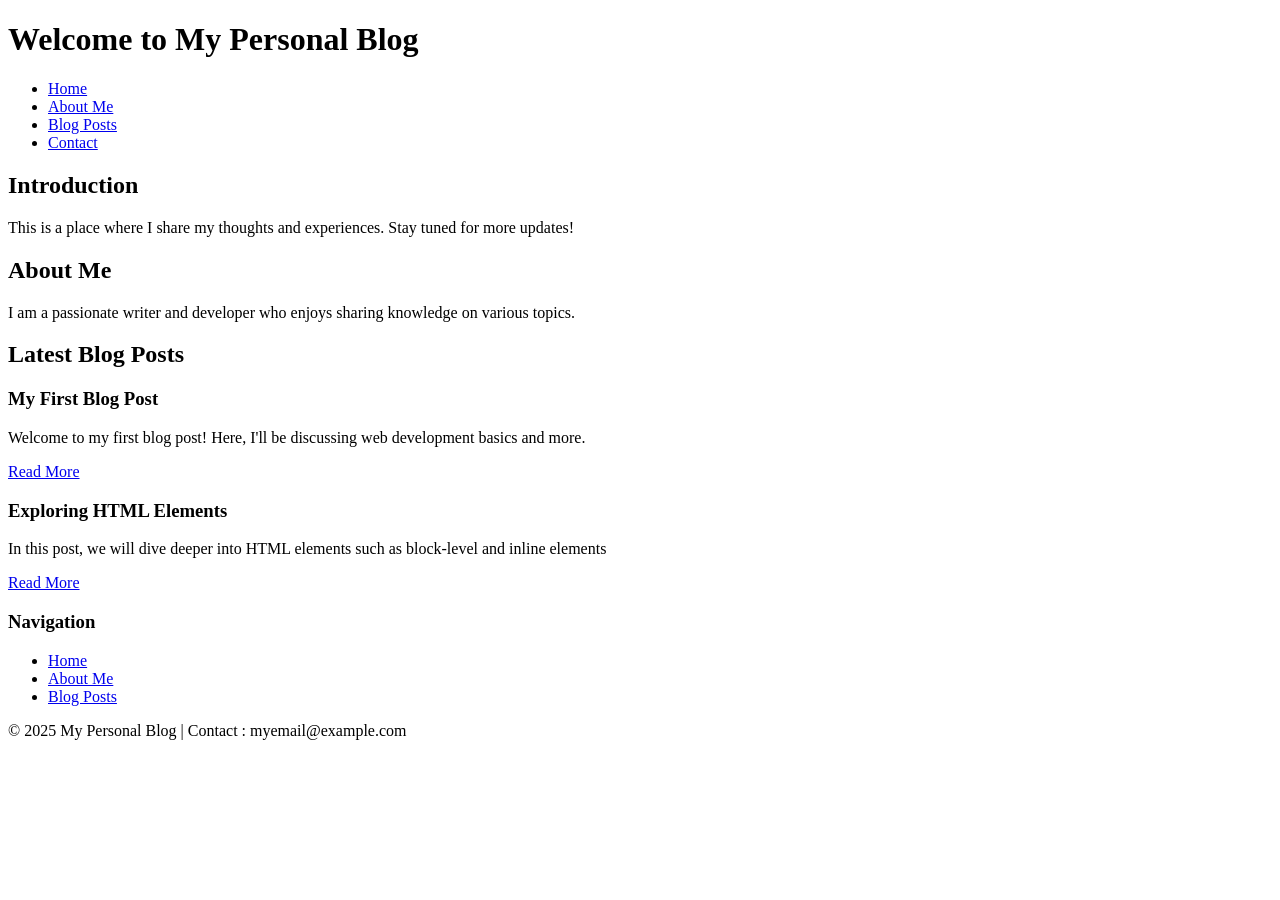
<file: Day 1/index.html>
<!DOCTYPE html>
<html lang="en">
<head>
	<meta charset="UTF-8">
	<meta name="viewport" content="width=device-width, initial-scale=1.0">
	<title>Document</title>
</head>
<body>
    <h1>Welcome to My Personal Blog</h1>
<ul>
            <li><a href="#">Home</a></li>
            <li><a href="#">About Me</a></li>
            <li><a href="#">Blog Posts</a></li>
            <li><a href="#">Contact</a></li>
</ul>
    <h2>Introduction</h2>
    <p>This is a place where I share my thoughts and experiences. Stay tuned for more updates!</p>
    
    <h2>About Me</h2>
    <p>I am a passionate writer and developer who enjoys sharing knowledge on various topics.</p>

    <h2>Latest Blog Posts</h2>
    <h3>My First Blog Post</h3>
    <p>Welcome to my first blog post! Here, I'll be discussing web development basics and more.</p>

    <a href="#">Read More</a>

    <h3>Exploring HTML Elements</h3>
    <p>In this post, we will dive deeper into HTML elements such as block-level and inline elements</p>
    <a href="#">Read More</a>

    <h3>Navigation</h3>
    <ul>
            <li><a href="#">Home</a></li>
            <li><a href="#">About Me</a></li>
            <li><a href="#">Blog Posts</a></li>
    </ul>
    <footer>&copy; 2025 My Personal Blog | Contact : myemail@example.com</footer>

</body>
</html>
</file>
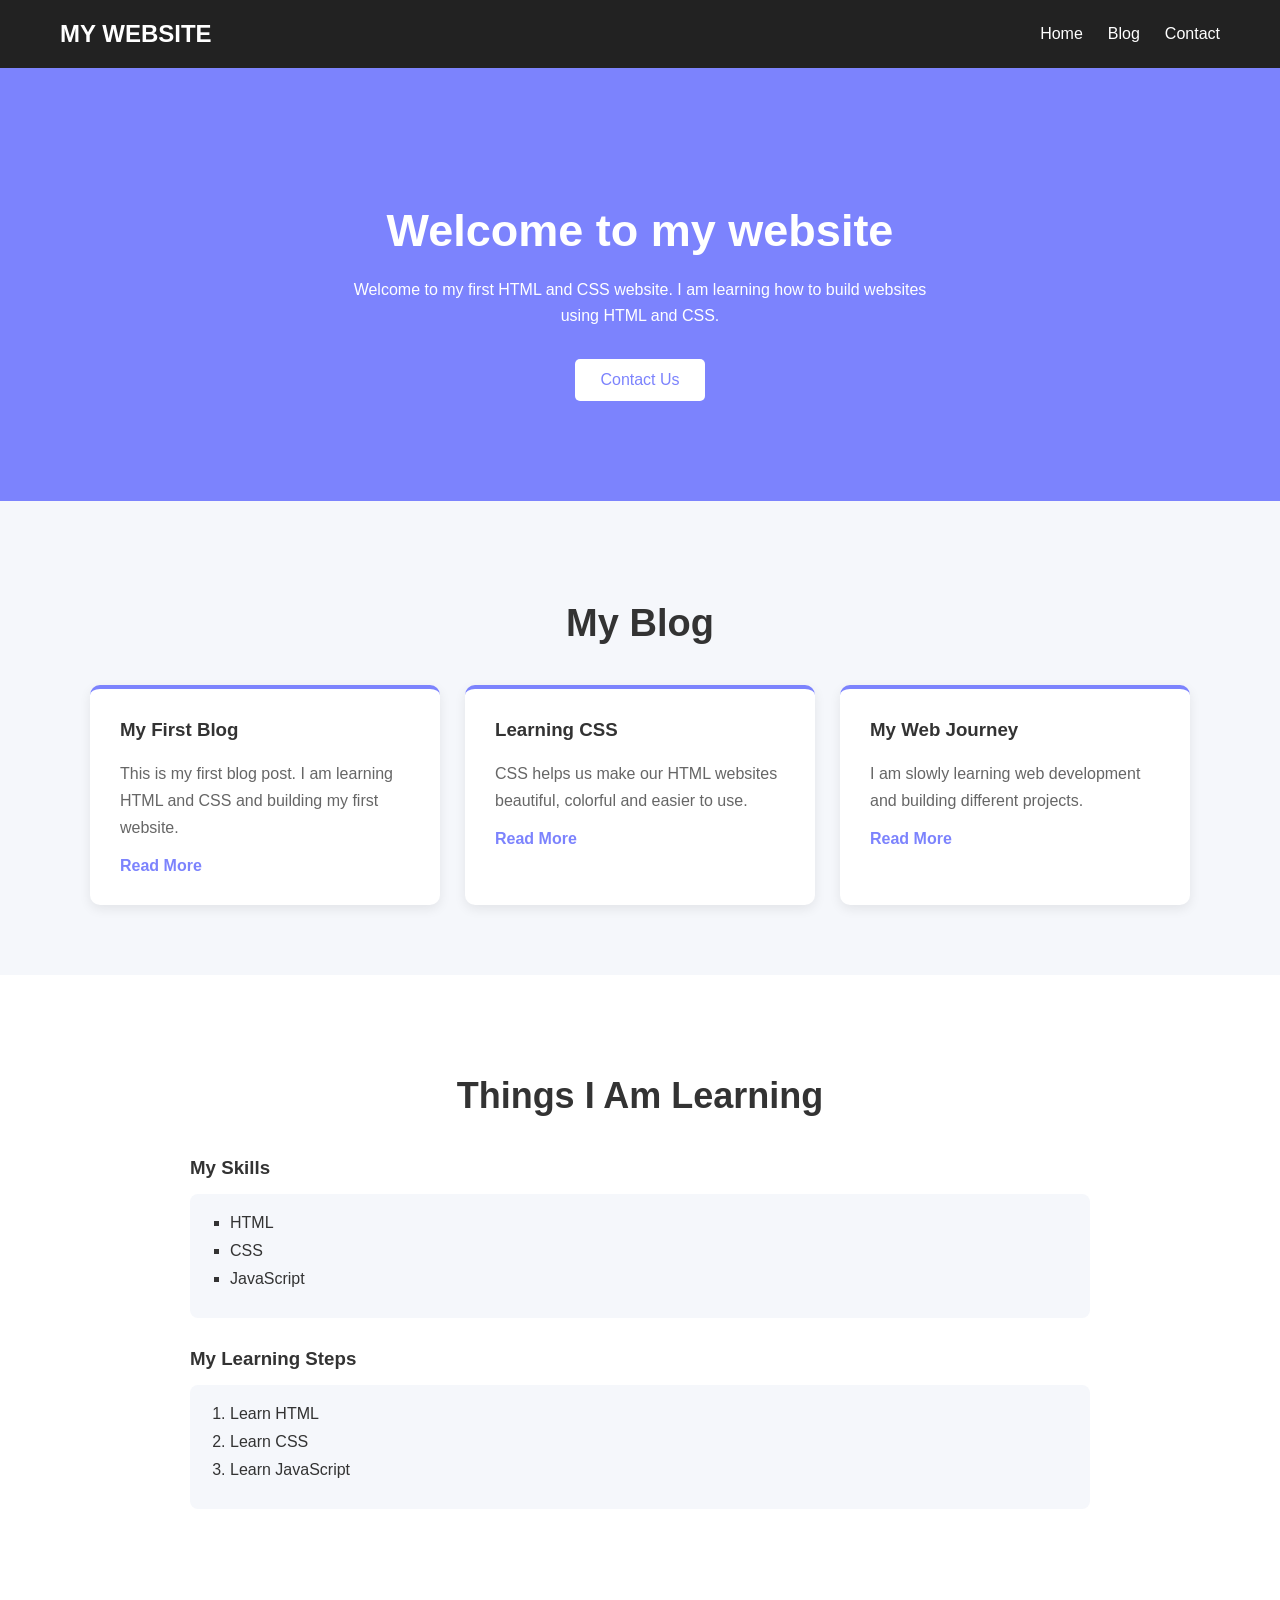
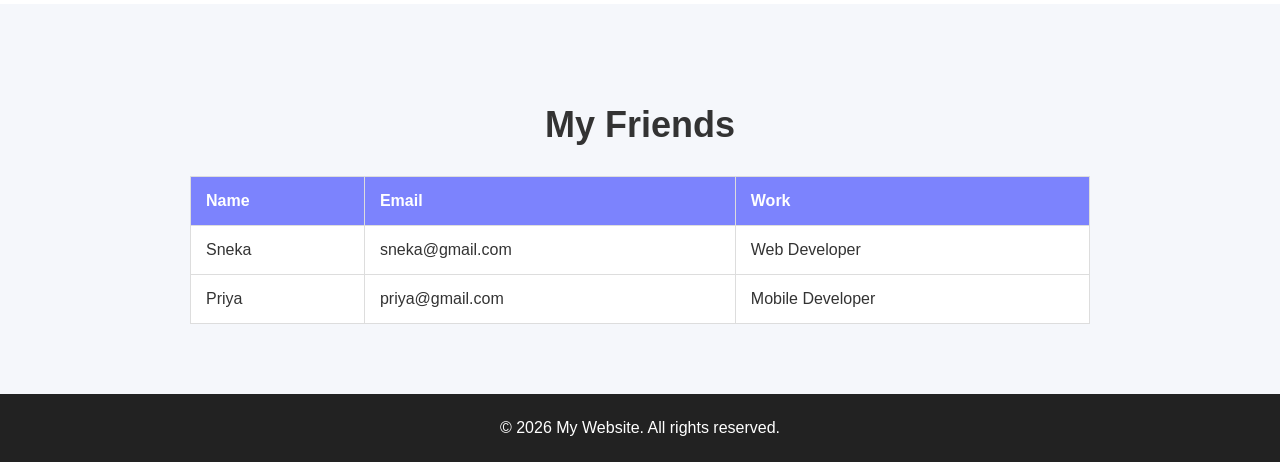
<file: Day 2/index.html>
<!DOCTYPE html>
<html lang="en">
<head>
    <meta charset="UTF-8">
    <meta name="viewport" content="width=device-width, initial-scale=1.0">

    <title>My First Website</title>

    <link rel="stylesheet" href="style.css">
</head>

<body>

    <header>
        <h2>MY WEBSITE</h2>

        <nav>
            <a href="./index.html">Home</a>
            <a href="./blog.html">Blog</a>
            <a href="./contact.html">Contact</a>
        </nav>
    </header>

    <section id="banner">

        <h1>Welcome to my website</h1>

        <p>
            Welcome to my first HTML and CSS website.
            I am learning how to build websites using
            HTML and CSS.
        </p>

        <a class="button" href="./contact.html">Contact Us</a>

    </section>

    <section id="blog">

        <h1>My Blog</h1>

        <div class="blog-container">

            <div class="blog-card">
                <h3>My First Blog</h3>

                <p>
                    This is my first blog post. I am learning
                    HTML and CSS and building my first website.
                </p>

                <a href="./blog-1.html">Read More</a>
            </div>


            <div class="blog-card">
                <h3>Learning CSS</h3>

                <p>
                    CSS helps us make our HTML websites
                    beautiful, colorful and easier to use.
                </p>

                <a href="./blog-2.html">Read More</a>
            </div>


            <div class="blog-card">
                <h3>My Web Journey</h3>

                <p>
                    I am slowly learning web development
                    and building different projects.
                </p>

                <a href="./blog-3.html">Read More</a>
            </div>

        </div>

    </section>


    <section id="show-user">

        <h1>Things I Am Learning</h1>

        <h3>My Skills</h3>

        <ul>
            <li>HTML</li>
            <li>CSS</li>
            <li>JavaScript</li>
        </ul>


        <h3>My Learning Steps</h3>

        <ol>
            <li>Learn HTML</li>
            <li>Learn CSS</li>
            <li>Learn JavaScript</li>
        </ol>

    </section>

    <section class="details">

        <h1>My Friends</h1>

        <table>

            <thead>
                <tr>
                    <th>Name</th>
                    <th>Email</th>
                    <th>Work</th>
                </tr>
            </thead>

            <tbody>

                <tr>
                    <td>Sneka</td>
                    <td>sneka@gmail.com</td>
                    <td>Web Developer</td>
                </tr>

                <tr>
                    <td>Priya</td>
                    <td>priya@gmail.com</td>
                    <td>Mobile Developer</td>
                </tr>

            </tbody>

        </table>

    </section>

    <footer>

        <p>© 2026 My Website. All rights reserved.</p>

    </footer>

</body>
</html>
</file>
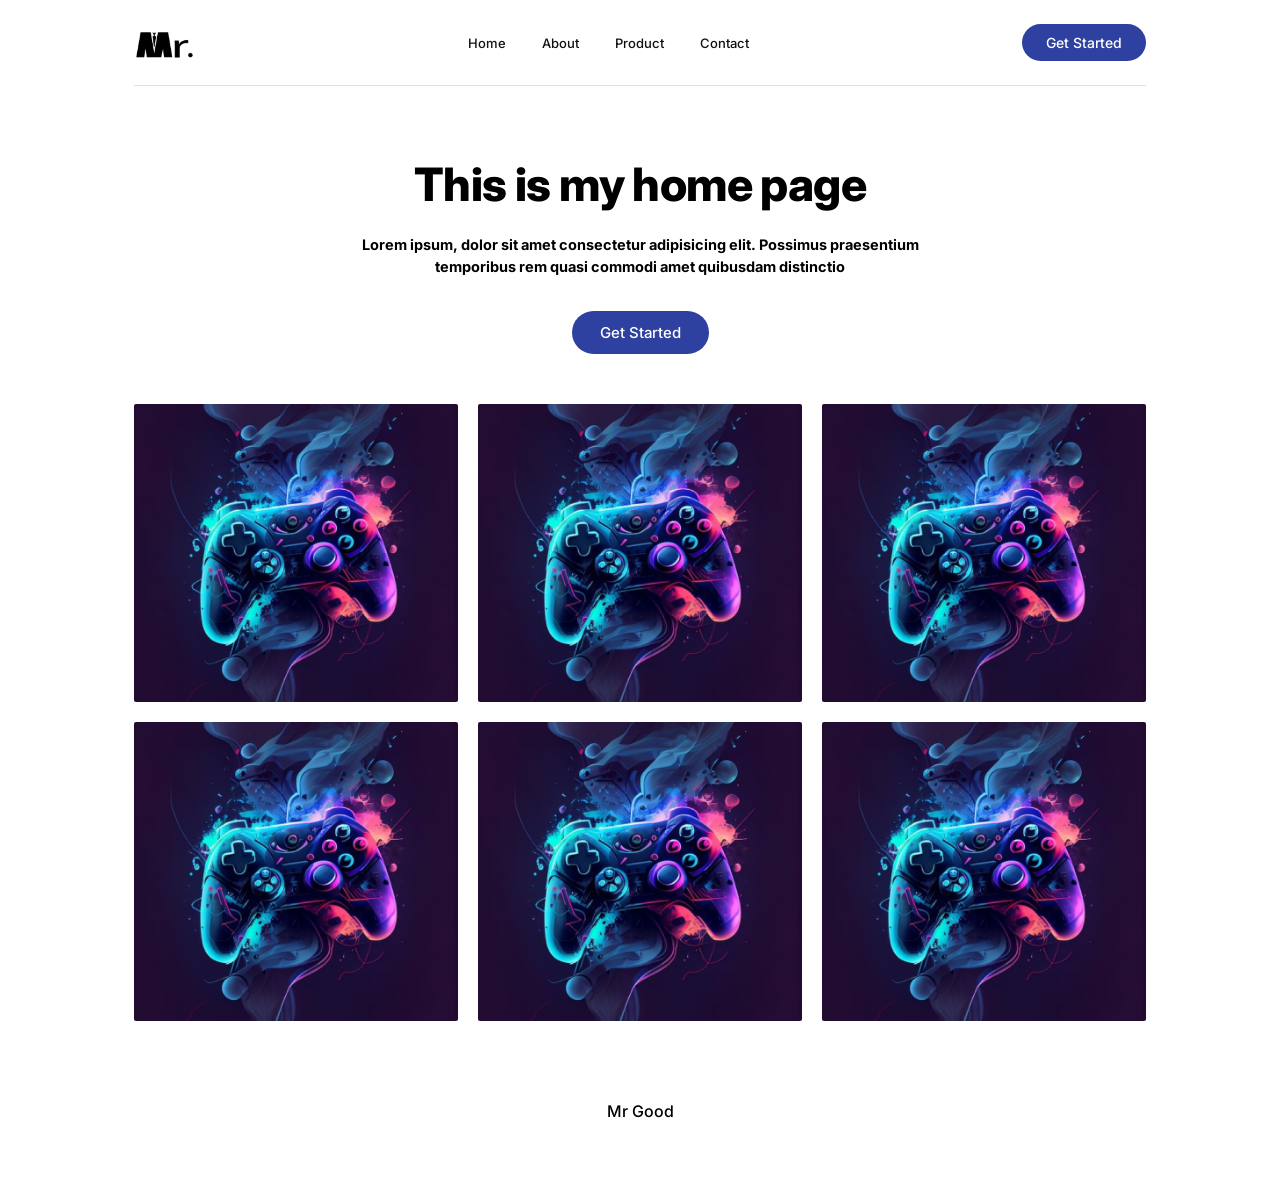
<file: Day 3/index.html>
<!DOCTYPE html>
<html lang="en">

<head>
    <meta charset="UTF-8">
    <meta name="viewport" content="width=device-width, initial-scale=1.0">

    <title>Mr Good</title>

    <!-- Google Fonts: Inter -->
    <link rel="preconnect" href="https://fonts.googleapis.com">
    <link rel="preconnect" href="https://fonts.gstatic.com" crossorigin>
    <link href="https://fonts.googleapis.com/css2?family=Inter:wght@400;500;600;700;800&display=swap" rel="stylesheet">

    <link rel="stylesheet" href="style.css">
</head>

<body>
    <main>
        <header class="header">

            <div class="header-wrapper">

                <a href="#" class="logo-link">
                    <img src="./images/Mask group.png" alt="Mr Good logo" class="logo">
                </a>

                <nav class="nav-menu">
                    <a href="#">Home</a>
                    <a href="#">About</a>
                    <a href="#">Product</a>
                    <a href="#">Contact</a>
                </nav>

                <button type="button" class="btn btn-header">
                    Get Started
                </button>

            </div>

        </header>

        <section class="banner">

            <h1 class="heading">
                This is my home page
            </h1>

            <p class="para">
                Lorem ipsum, dolor sit amet consectetur adipisicing elit. Possimus praesentium<br>
                temporibus rem quasi commodi amet quibusdam distinctio
            </p>

            <button type="button" class="btn btn-banner">
                Get Started
            </button>

        </section>

        <section class="images">

            <div class="images-wrapper">

                <div class="image-card">
                    <img src="./images/Group 33.png" alt="Gaming controller">
                </div>

                <div class="image-card">
                    <img src="./images/Group 33.png" alt="Gaming controller">
                </div>

                <div class="image-card">
                    <img src="./images/Group 33.png" alt="Gaming controller">
                </div>

                <div class="image-card">
                    <img src="./images/Group 33.png" alt="Gaming controller">
                </div>

                <div class="image-card">
                    <img src="./images/Group 33.png" alt="Gaming controller">
                </div>

                <div class="image-card">
                    <img src="./images/Group 33.png" alt="Gaming controller">
                </div>

            </div>

        </section>


        <footer>
            <p>Mr Good</p>
        </footer>

    </main>

</body>

</html>
</file>
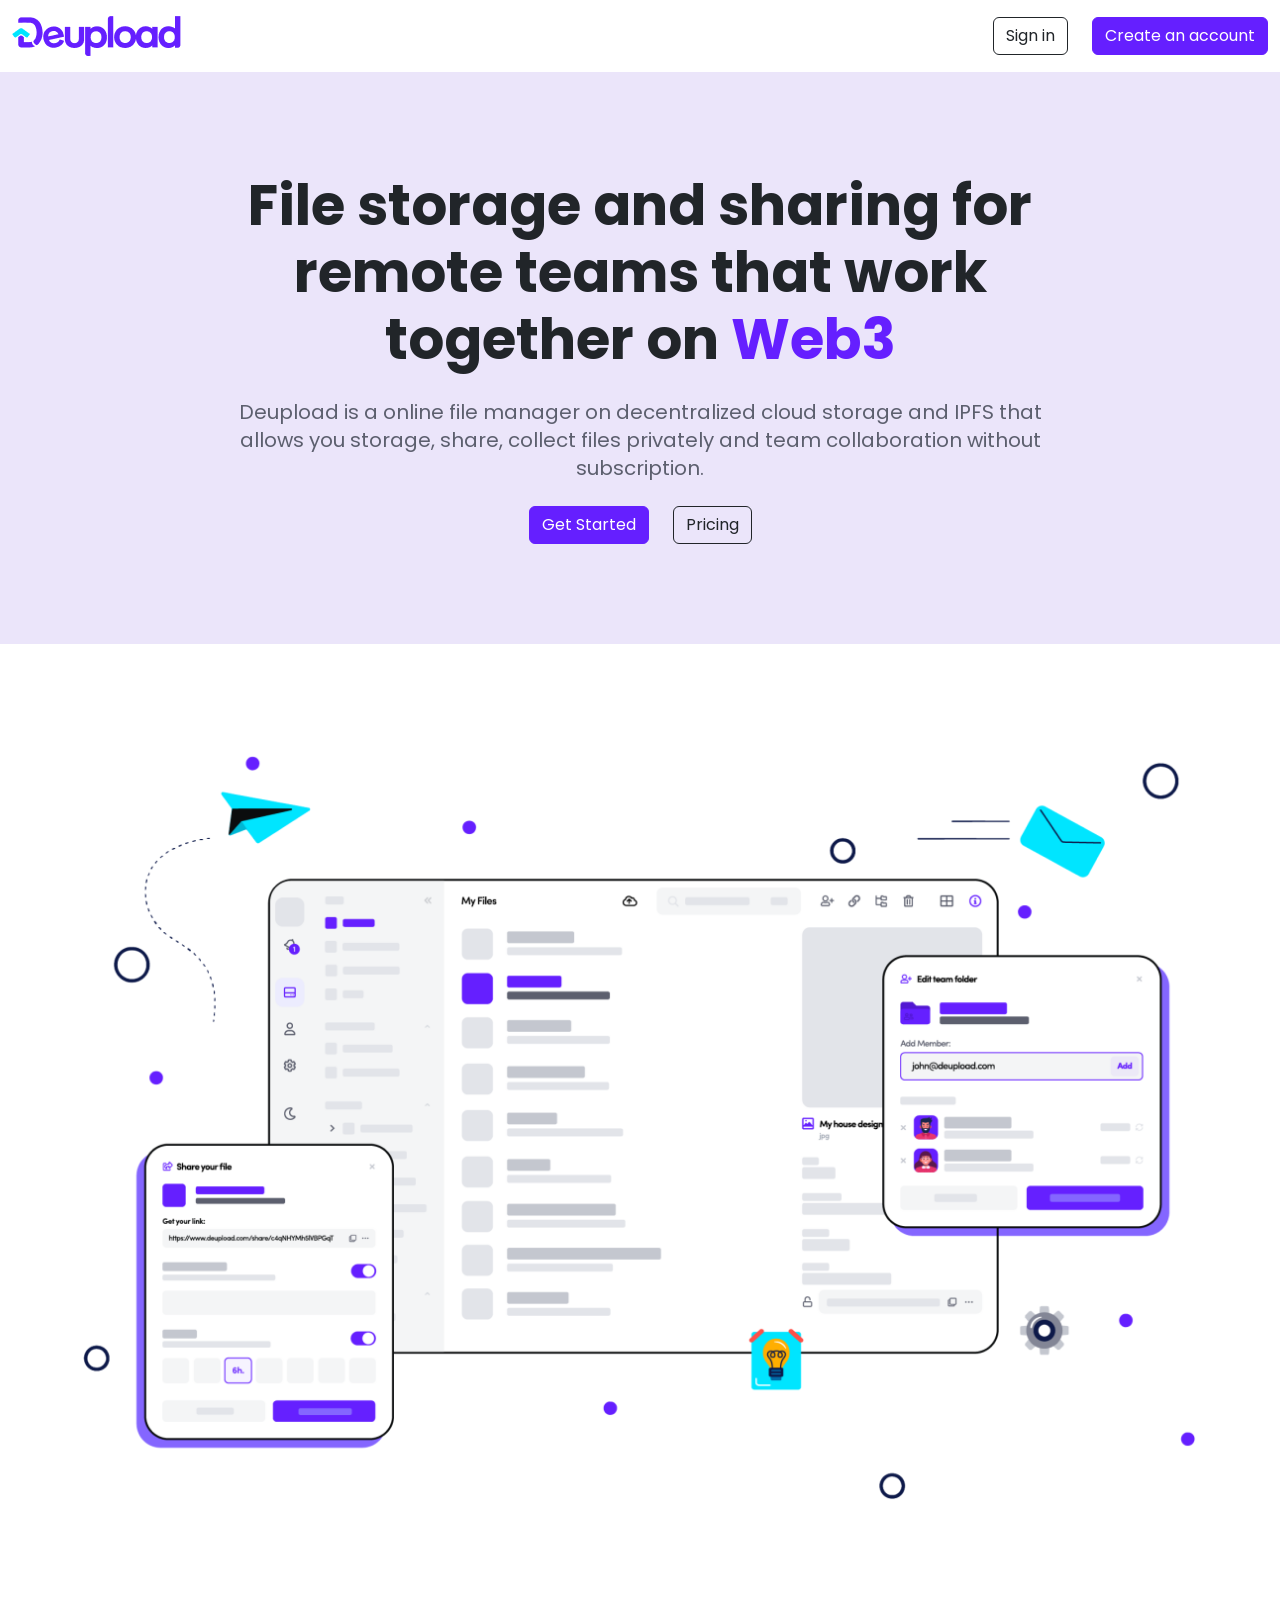
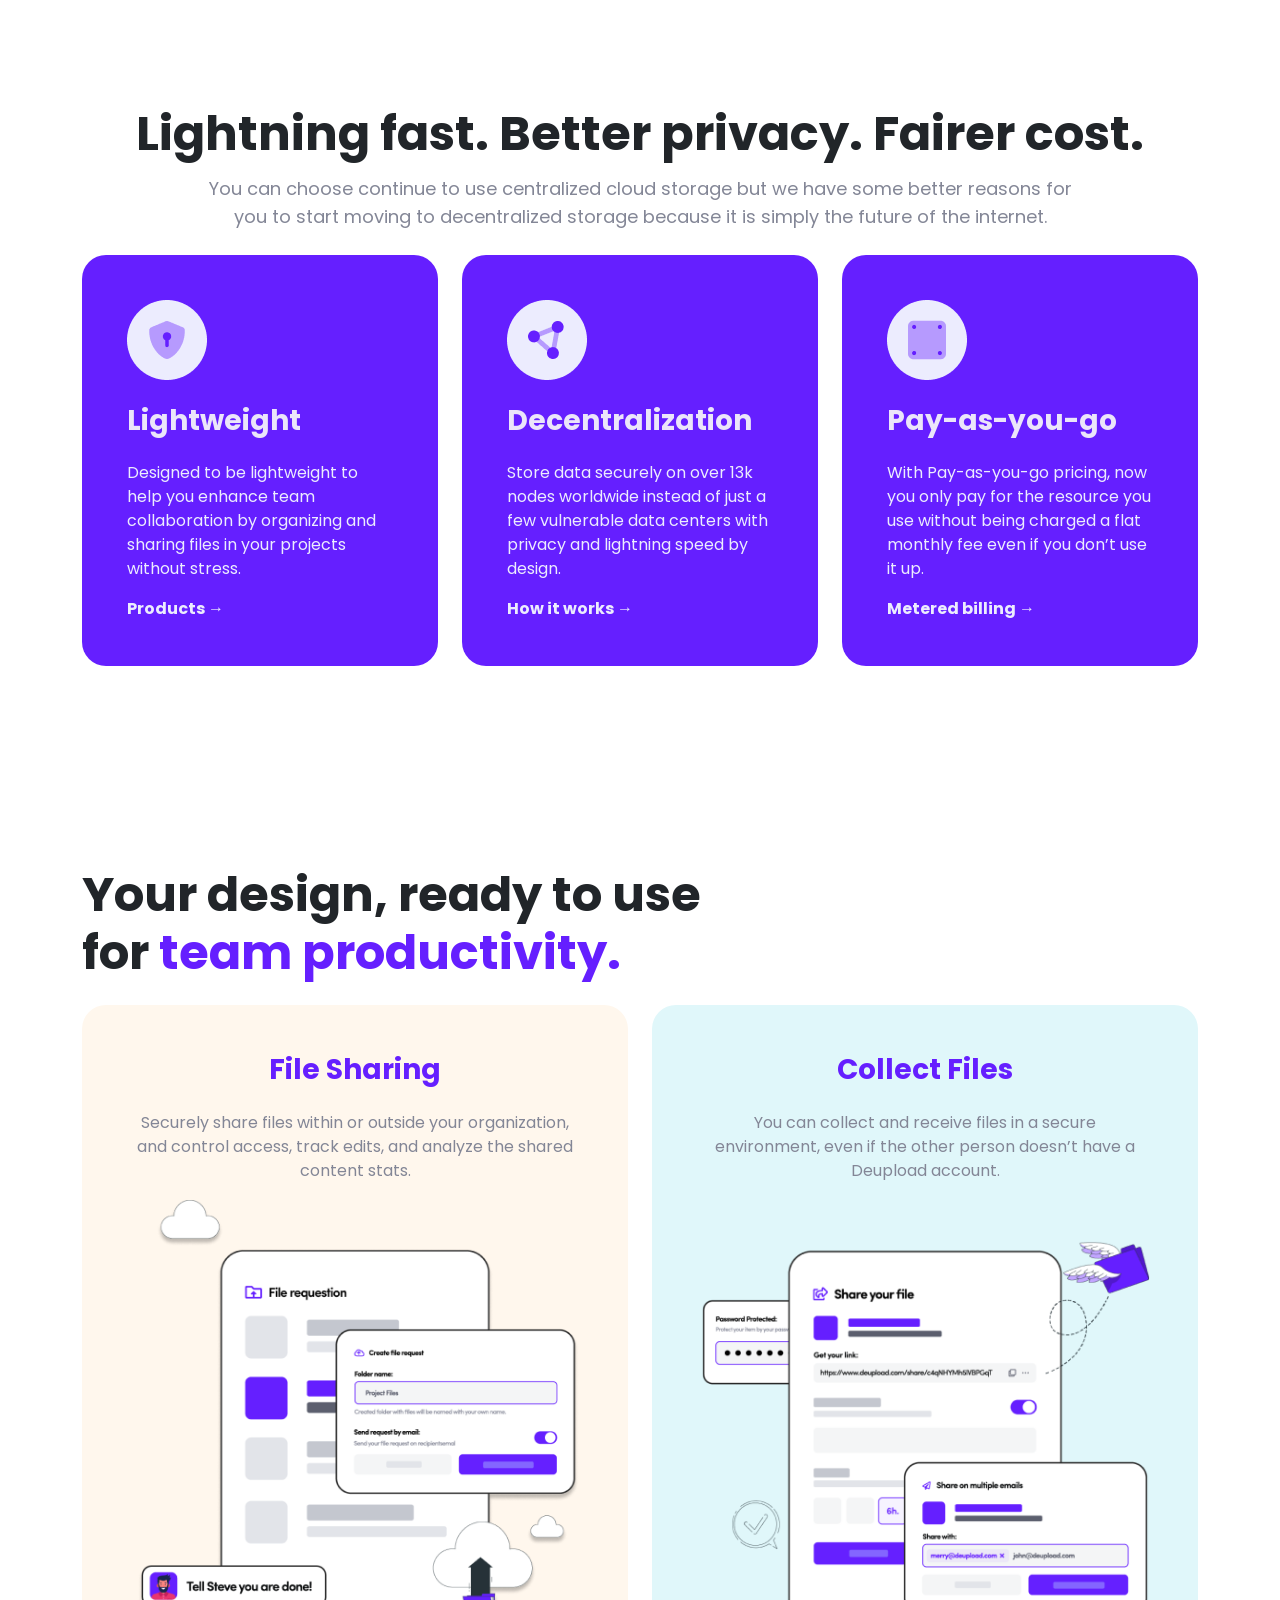
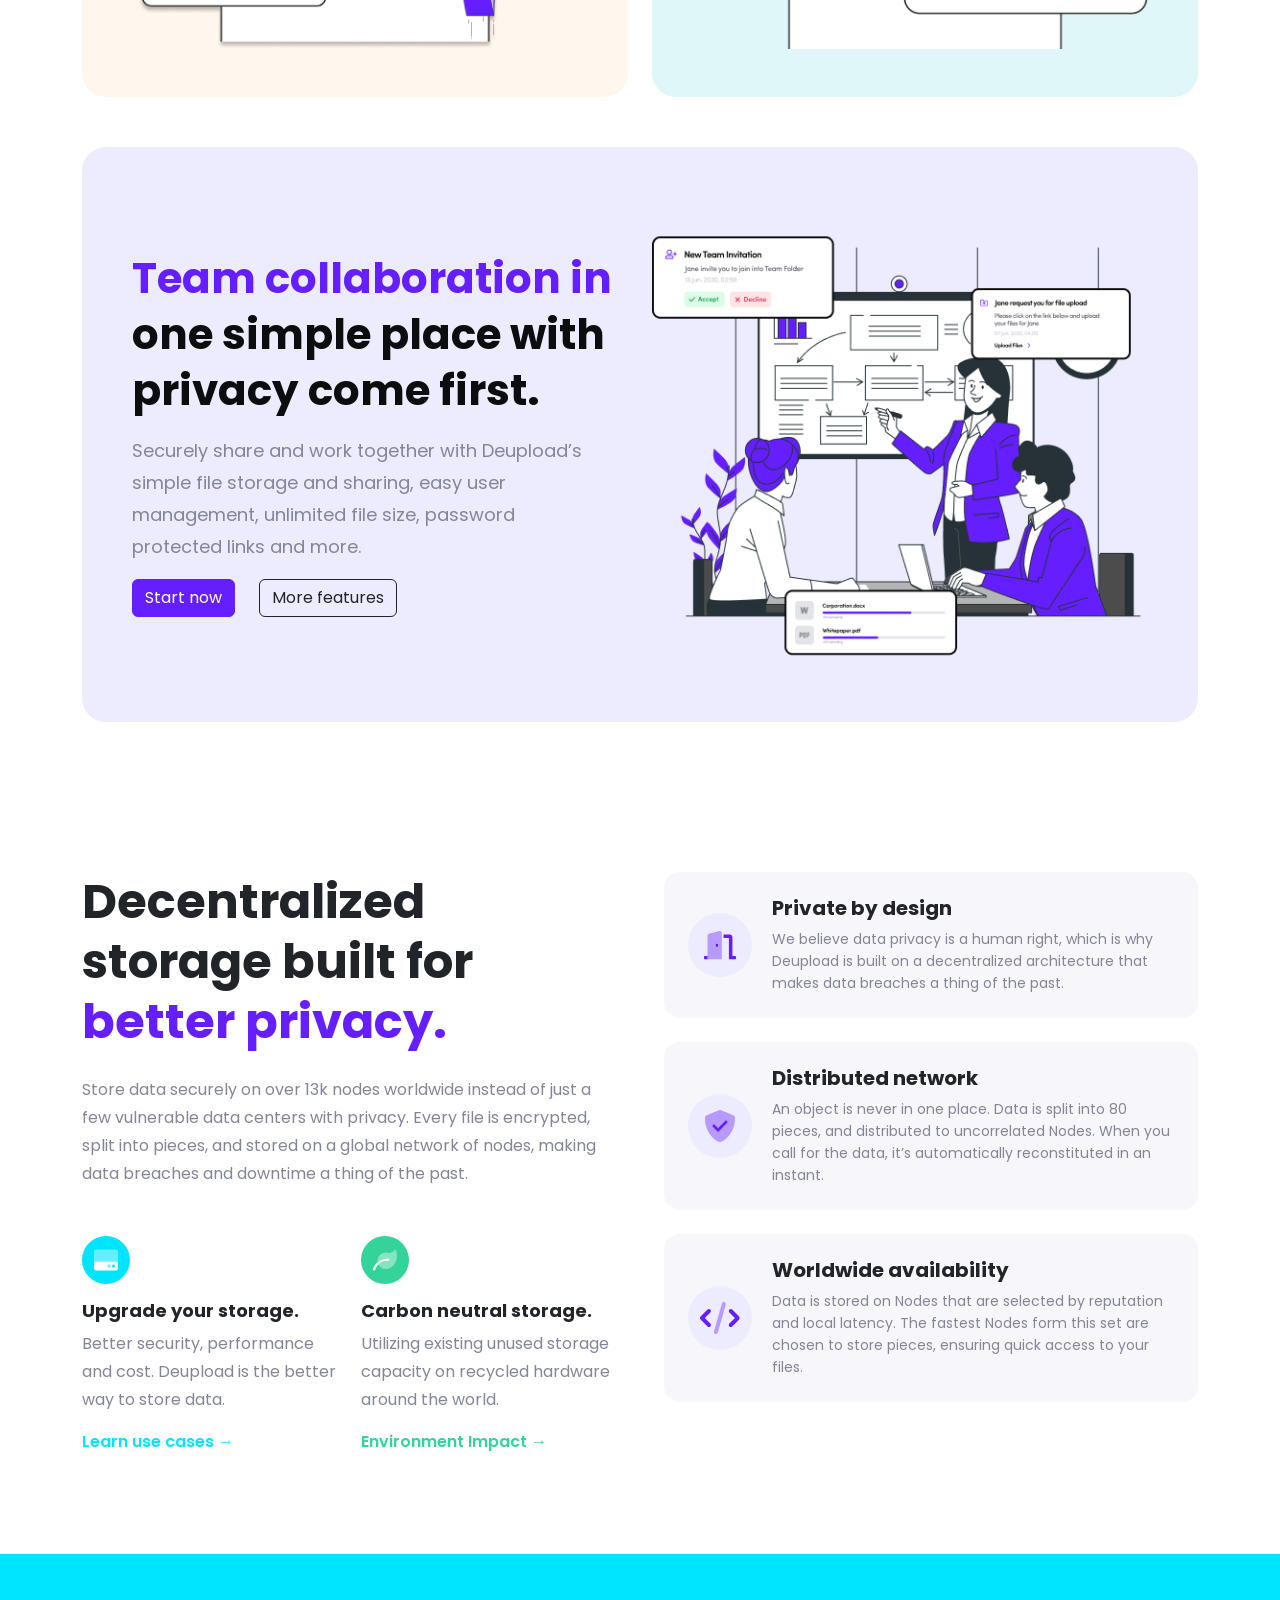
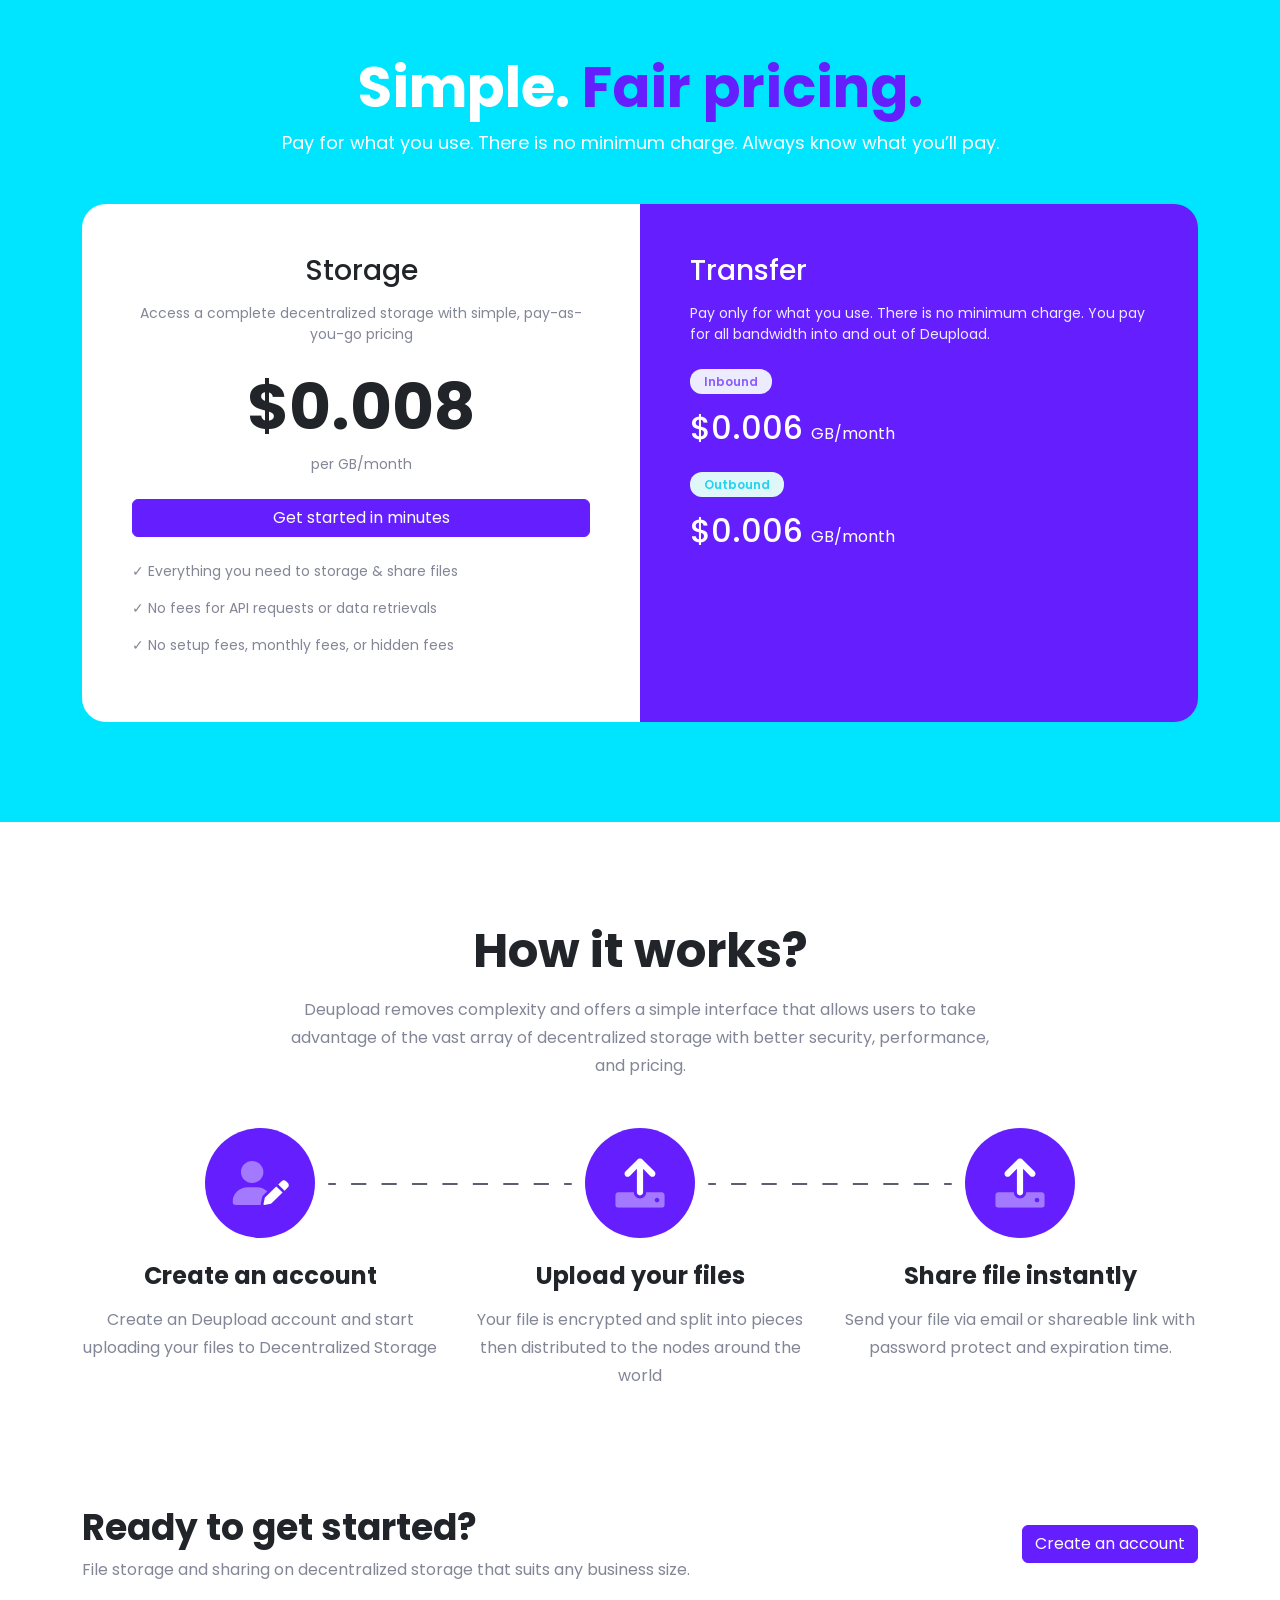
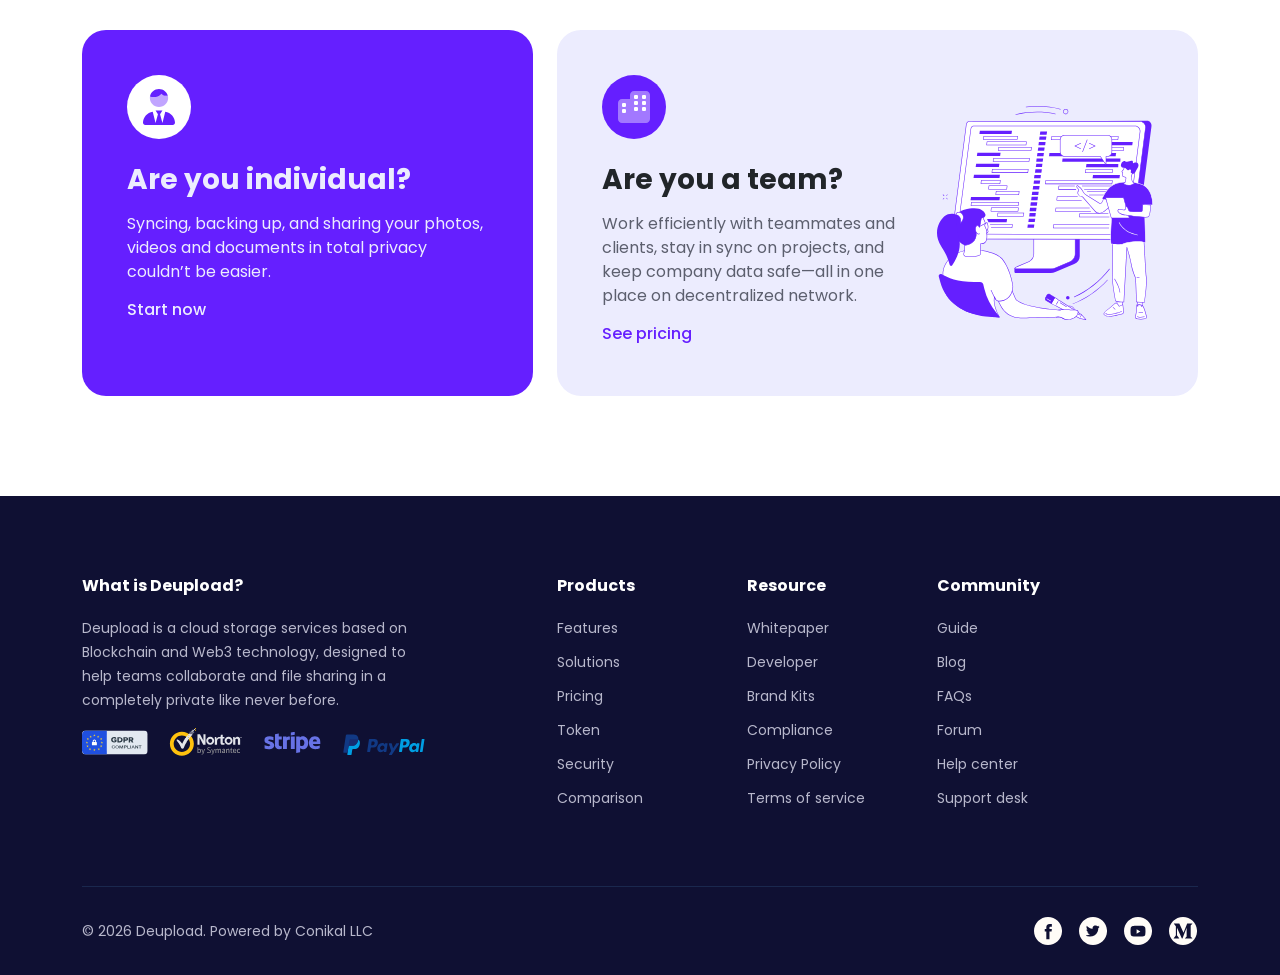
<file: Day 5/index.html>
<!DOCTYPE html>
<html lang="en">

<head>
    <meta charset="UTF-8">
    <meta name="viewport" content="width=device-width, initial-scale=1.0">

    <title>Deploud Website</title>

    <!-- Bootstrap CSS -->
    <link href="https://cdn.jsdelivr.net/npm/bootstrap@5.3.8/dist/css/bootstrap.min.css" rel="stylesheet">

    <!-- Your custom CSS -->
    <link rel="stylesheet" href="style.css">
</head>

<body>
    <!-- Nav -->
    <header class="py-3">
        <div class="container-fluid">
            <div class="header-wrapper d-flex flex-column flex-md-row justify-content-between align-items-center gap-3">
                <img src="./images/logo.png" alt="Logo">
                <div class="d-flex gap-4">
                    <a href="#" class="btn btn-outline-dark">Sign in</a>
                    <a href="#" class="btn btn-primary">Create an account</a>
                </div>
            </div>
        </div>
    </header>

    <!-- Banner -->
    <section class="banner">
        <div class="container">
            <div class="banner-wrapper text-center">
                <h1 class="mb-4">
                    <span class="d-md-block">File storage and sharing for</span>
                    <span class="d-md-block">remote teams that work </span>
                    <span class="d-md-block">together on
                        <span class="pri-color">Web3</span>
                    </span>
                </h1>
                <p class="mb-4">
                    <span class="d-md-block">Deupload is a online file manager on decentralized cloud storage and IPFS
                        that</span>
                    <span class="d-md-block">allows you storage, share, collect files privately and team collaboration
                        without</span>
                    <span class="d-md-block">subscription.</span>
                </p>
                <div class="d-flex gap-4 justify-content-center">
                    <a href="#" class="btn btn-primary">Get Started</a>
                    <a href="#pricing" class="btn btn-outline-dark">Pricing</a>
                </div>
            </div>
        </div>
    </section>

    <!-- Hero image -->
    <section class="main">
        <div class="container">
            <img width="100%" src="./images/banner/hero.png" alt="Hero img">
        </div>
    </section>

    <!-- Lightning -->
    <section class="lightning">
        <div class="container">
            <div class="lightning-wrapper text-center">
                <h1>Lightning fast. Better privacy. Fairer cost.</h1>
                <p class="mb-4">
                    <span class="d-md-block">You can choose continue to use centralized cloud storage but we have some
                        better reasons for</span>
                    <span class="d-md-block">you to start moving to decentralized storage because it is simply the
                        future of the internet.</span>
                </p>
            </div>
            <div class="lightning-content">
                <div class="row g-4">
                    <div class="col-lg-4">
                        <div>
                            <img class="mb-4" src="./images/lightning/img1.png" alt="1">
                            <h3 class="mb-4">Lightweight</h3>
                            <p>Designed to be lightweight to help you enhance team
                                collaboration by organizing and sharing files in your
                                projects without stress.</p>
                            <a href="#">Products →</a>
                        </div>
                    </div>
                    <div class="col-lg-4">
                        <div>
                            <img class="mb-4" src="./images/lightning/img2.png" alt="2">
                            <h3 class="mb-4">Decentralization</h3>
                            <p>Store data securely on over 13k nodes worldwide
                                instead of just a few vulnerable data centers with
                                privacy and lightning speed by design.</p>
                            <a href="#">How it works →</a>
                        </div>
                    </div>
                    <div class="col-lg-4">
                        <div>
                            <img class="mb-4" src="./images/lightning/img3.png" alt="3">
                            <h3 class="mb-4">Pay-as-you-go</h3>
                            <p>With Pay-as-you-go pricing, now you only pay
                                for the resource you use without being charged a
                                flat monthly fee even if you don’t use it up.</p>
                            <a href="#">Metered billing →</a>
                        </div>
                    </div>
                </div>
            </div>
        </div>
    </section>

    <!-- Productivity -->
    <section class="productivity">
        <div class="container">
            <div class="productivity-wrapper">
                <h1 class="mb-4">
                    <span class="d-md-block">Your design, ready to use </span>
                    <span class="d-md-block">for
                        <span class="pri-color">team productivity.</span>
                    </span>
                </h1>
            </div>
            <div class="productivity-content">
                <div class="row g-4">
                    <div class="col-lg-6">
                        <div class="text-center p-5">
                            <h3 class="mb-4">File Sharing</h3>
                            <p>Securely share files within or outside your organization, and control access, track
                                edits, and analyze the shared content stats.</p>
                            <img width="100%" src="./images/productivity/img1.png" alt="1">
                        </div>
                    </div>
                    <div class="col-lg-6">
                        <div class="text-center p-5">
                            <h3 class="mb-4">Collect Files</h3>
                            <p>You can collect and receive files in a secure environment, even if the other person
                                doesn’t have a Deupload account.</p>
                            <img width="100%" src="./images/productivity/img2.png" alt="2">
                        </div>
                    </div>
                </div>
            </div>
        </div>
    </section>

    <!-- Team -->
    <section class="team">
        <div class="container">
            <div class="team-wrapper">
                <div class="row align-items-center g-4">
                    <div class="col-lg-6 mb-5 mb-lg-0">
                        <div class="team-content">
                            <h3 class="mb-3">
                                <span class="pri-color d-md-block">Team collaboration in</span>
                                <span class="d-md-block">one simple place with </span>
                                <span class="d-md-block">privacy come first.</span>
                            </h3>
                            <p>
                                <span class="d-md-block">Securely share and work together with
                                    Deupload’s</span>
                                <span class="d-md-block">simple file storage and sharing, easy user</span>
                                <span class="d-md-block">management, unlimited file size, password</span>
                                <span class="d-md-block">protected links and more.</span>
                            </p>
                            <div class="d-flex gap-4">
                                <a href="#" class="btn btn-primary">Start now</a>
                                <a href="#" class="btn btn-outline-dark">More features</a>
                            </div>
                        </div>
                    </div>
                    <div class="col-lg-6">
                        <div class="team-visual">
                            <img width="100%" src="./images/productivity/img3.png" alt="3">
                        </div>
                    </div>
                </div>
            </div>
        </div>
    </section>

    <!-- Storage -->
    <section class="storage">
        <div class="container">
            <div class="row g-5">
                <div class="col-lg-6">
                    <div class="storage-wrapper">
                        <h1 class="mb-4">
                            <span class="d-md-block">Decentralized</span>
                            <span class="d-md-block">storage built for</span>
                            <span class="d-md-block pri-color">better privacy.</span>
                        </h1>
                        <p class="mb-5">Store data securely on over 13k nodes worldwide instead of just a few
                            vulnerable data centers with privacy. Every file is encrypted, split into pieces, and
                            stored on a global network of nodes, making data breaches and downtime a thing of the
                            past.</p>
                        <div class="row g-4">
                            <div class="col-sm-6">
                                <img class="mb-3" src="./images/storage/img1.svg" alt="Upgrade">
                                <h6>Upgrade your storage.</h6>
                                <p>Better security, performance and cost. Deupload is the better way to store data.
                                </p>
                                <a href="#" class="blue-color">Learn use cases →</a>
                            </div>
                            <div class="col-sm-6">
                                <img class="mb-3" src="./images/storage/img2.svg" alt="Carbon">
                                <h6>Carbon neutral storage.</h6>
                                <p>Utilizing existing unused storage capacity on recycled hardware around the world.
                                </p>
                                <a href="#" class="green-color">Environment Impact →</a>
                            </div>
                        </div>
                    </div>
                </div>
                <div class="col-lg-6">
                    <div class="storage-content">
                        <div class="storage-card mb-4">
                            <img src="./images/storage/img3.svg" alt="1">
                            <div>
                                <h5>Private by design</h5>
                                <p>We believe data privacy is a human right, which is why Deupload is built on a
                                    decentralized architecture that makes data breaches a thing of the past.</p>
                            </div>
                        </div>
                        <div class="storage-card mb-4">
                            <img src="./images/storage/img4.svg" alt="2">
                            <div>
                                <h5>Distributed network</h5>
                                <p>An object is never in one place. Data is split into 80 pieces, and distributed to
                                    uncorrelated Nodes. When you call for the data, it’s automatically reconstituted
                                    in an instant.</p>
                            </div>
                        </div>
                        <div class="storage-card">
                            <img src="./images/storage/img5.svg" alt="3">
                            <div>
                                <h5>Worldwide availability</h5>
                                <p>Data is stored on Nodes that are selected by reputation and local latency. The
                                    fastest Nodes form this set are chosen to store pieces, ensuring quick access to
                                    your files.</p>
                            </div>
                        </div>
                    </div>
                </div>
            </div>
        </div>
    </section>

    <!-- Pricing -->
    <section class="pricing" id="pricing">
        <div class="container">
            <div class="pricing-wrapper text-center">
                <h1>Simple. <span class="pri-color">Fair pricing.</span></h1>
                <p class="mb-5">Pay for what you use. There is no minimum charge. Always know what you’ll pay.</p>
            </div>
            <div class="pricing-content">
                <div class="row g-0">
                    <div class="col-lg-6">
                        <div class="pricing-storage">
                            <h3 class="text-center mb-3">Storage</h3>
                            <p class="text-center mb-4">Access a complete decentralized storage with simple,
                                pay-as-you-go pricing</p>
                            <h1 class="text-center">$0.008</h1>
                            <p class="text-center mb-4">per GB/month</p>
                            <a href="#" class="btn btn-primary w-100 mb-4">Get started in minutes</a>
                            <p>✓ Everything you need to storage &amp; share files</p>
                            <p>✓ No fees for API requests or data retrievals</p>
                            <p>✓ No setup fees, monthly fees, or hidden fees</p>
                        </div>
                    </div>
                    <div class="col-lg-6">
                        <div class="pricing-transfer">
                            <h3 class="mb-3">Transfer</h3>
                            <p class="mb-4">Pay only for what you use. There is no minimum charge. You pay for all
                                bandwidth into and out of Deupload.</p>
                            <span class="pricing-tag-1">Inbound</span>
                            <h2 class="mt-3 mb-4">$0.006 <small>GB/month</small></h2>
                            <span class="pricing-tag-2">Outbound</span>
                            <h2 class="mt-3">$0.006 <small>GB/month</small></h2>
                        </div>
                    </div>
                </div>
            </div>
        </div>
    </section>

    <!-- How it works -->
    <section class="works">
        <div class="container">
            <div class="works-wrapper text-center">
                <h1 class="mb-3">How it works?</h1>
                <p class="mb-5">
                    <span class="d-md-block">Deupload removes complexity and offers a simple interface that allows
                        users to take</span>
                    <span class="d-md-block">advantage of the vast array of decentralized storage with better
                        security, performance, 
                    </span>
                    <span class="d-md-block">and pricing.</span>
                </p>
            </div>
            <div class="works-content">
                <div class="row g-4">
                    <div class="col-lg-4 text-center works-step works-line">
                        <img class="works-icon mb-4" src="./images/works/img1.svg" alt="1">
                        <img class="works-line-img d-none d-lg-block" src="./images/works/line.svg" alt="">
                        <h4 class="mb-3">Create an account</h4>
                        <p>Create an Deupload account and start uploading your files to Decentralized Storage</p>
                    </div>
                    <div class="col-lg-4 text-center works-step works-line">
                        <img class="works-icon mb-4" src="./images/works/img2.svg" alt="2">
                        <img class="works-line-img d-none d-lg-block" src="./images/works/line.svg" alt="">
                        <h4 class="mb-3">Upload your files</h4>
                        <p>Your file is encrypted and split into pieces then distributed to the nodes around the
                            world</p>
                    </div>
                    <div class="col-lg-4 text-center works-step">
                        <img class="works-icon mb-4" src="./images/works/img2.svg" alt="3">
                        <h4 class="mb-3">Share file instantly</h4>
                        <p>Send your file via email or shareable link with password protect and expiration time.</p>
                    </div>
                </div>
            </div>
        </div>
    </section>

    <!-- Ready to get started -->
    <section class="started">
        <div class="container">
            <div class="started-wrapper d-flex justify-content-between align-items-center flex-wrap gap-3 mb-5">
                <div>
                    <h2>Ready to get started?</h2>
                    <p class="mb-0">File storage and sharing on decentralized storage that suits any business size.
                    </p>
                </div>
                <a href="#" class="btn btn-primary">Create an account</a>
            </div>
            <div class="started-content">
                <div class="row g-4">
                    <div class="col-lg-5">
                        <div class="started-card started-card-purple">
                            <img class="mb-4" src="./images/started/img1.svg" alt="1">
                            <h3 class="mb-3">Are you individual?</h3>
                            <p>Syncing, backing up, and sharing your photos, videos and documents in total privacy
                                couldn’t be easier.</p>
                            <h6>Start now</h6>
                        </div>
                    </div>
                    <div class="col-lg-7">
                        <div class="started-card started-card-light">
                            <div class="row align-items-center g-4">
                                <div class="col-md-7">
                                    <img class="mb-4" src="./images/started/img2.svg" alt="2">
                                    <h3 class="mb-3">Are you a team?</h3>
                                    <p>Work efficiently with teammates and clients, stay in sync on projects, and keep
                                        company data safe—all in one place on decentralized network.</p>
                                    <h6 class="pri-color">See pricing</h6>
                                </div>
                                <div class="col-md-5">
                                    <img class="w-100" src="./images/started/img3.svg" alt="Team illustration">
                                </div>
                            </div>
                        </div>
                    </div>
                </div>
            </div>
        </div>
    </section>

    <!-- Footer -->
    <footer class="footer">
        <div class="container">
            <div class="footer-wrapper">
                <div class="row g-4">
                    <div class="col-lg-4">
                        <h6>What is Deupload?</h6>
                        <p>Deupload is a cloud storage services based on Blockchain and Web3 technology, designed to
                            help teams collaborate and file sharing in a completely private like never before.</p>
                        <img src="./images/footer/img2.svg" alt="Payments">
                    </div>
                    <div class="col-6 col-lg-2 offset-lg-1">
                        <h6>Products</h6>
                        <ul class="list-unstyled">
                            <li><a href="#">Features</a></li>
                            <li><a href="#">Solutions</a></li>
                            <li><a href="#">Pricing</a></li>
                            <li><a href="#">Token</a></li>
                            <li><a href="#">Security</a></li>
                            <li><a href="#">Comparison</a></li>
                        </ul>
                    </div>
                    <div class="col-6 col-lg-2">
                        <h6>Resource</h6>
                        <ul class="list-unstyled">
                            <li><a href="#">Whitepaper</a></li>
                            <li><a href="#">Developer</a></li>
                            <li><a href="#">Brand Kits</a></li>
                            <li><a href="#">Compliance</a></li>
                            <li><a href="#">Privacy Policy</a></li>
                            <li><a href="#">Terms of service</a></li>
                        </ul>
                    </div>
                    <div class="col-6 col-lg-2">
                        <h6>Community</h6>
                        <ul class="list-unstyled">
                            <li><a href="#">Guide</a></li>
                            <li><a href="#">Blog</a></li>
                            <li><a href="#">FAQs</a></li>
                            <li><a href="#">Forum</a></li>
                            <li><a href="#">Help center</a></li>
                            <li><a href="#">Support desk</a></li>
                        </ul>
                    </div>
                </div>
                <div class="footer-bottom d-flex justify-content-between align-items-center flex-wrap gap-3">
                    <p class="mb-0">© 2026 Deupload. Powered by Conikal LLC</p>
                    <div class="d-flex gap-3">
                        <img src="./images/footer/facebook.svg" alt="Facebook">
                        <img src="./images/footer/twitter.svg" alt="Twitter">
                        <img src="./images/footer/youtube.svg" alt="YouTube">
                        <img src="./images/footer/medium.svg" alt="Medium">
                    </div>
                </div>
            </div>
        </div>
    </footer>

    <!-- Bootstrap JS -->
    <script src="https://cdn.jsdelivr.net/npm/bootstrap@5.3.8/dist/js/bootstrap.bundle.min.js"></script>
</body>

</html>
</file>
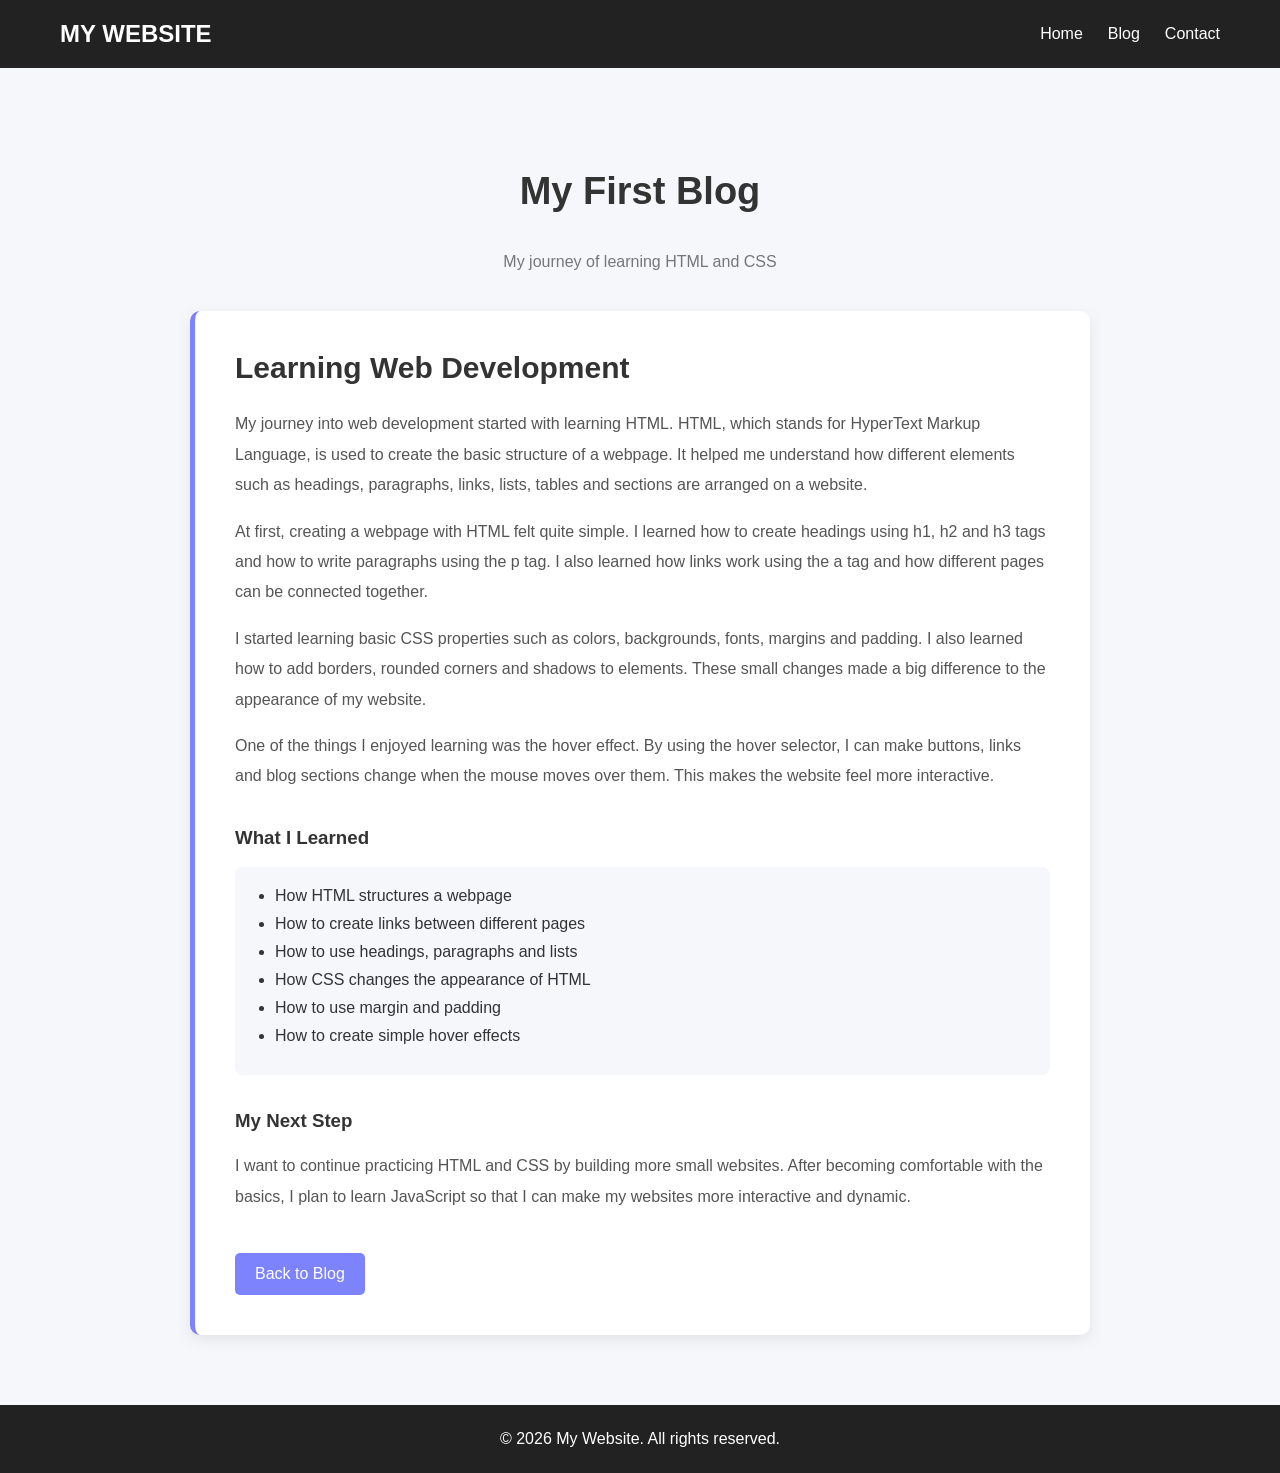
<file: Day 2/blog-1.html>
<!DOCTYPE html>
<html lang="en">

<head>
    <meta charset="UTF-8">
    <meta name="viewport" content="width=device-width, initial-scale=1.0">

    <title>My First Blog</title>

    <link rel="stylesheet" href="style.css">
</head>

<body>

    <header>

        <h2>MY WEBSITE</h2>

        <nav>
            <a href="./index.html">Home</a>
            <a href="./blog.html">Blog</a>
            <a href="./contact.html">Contact</a>
        </nav>

    </header>


    <section id="blog">

        <div class="container">

            <h1>My First Blog</h1>

            <p class="subtitle">
                My journey of learning HTML and CSS
            </p>


            <div id="blog-1">

                <h2>Learning Web Development</h2>

                <p>
                    My journey into web development started with learning
                    HTML. HTML, which stands for HyperText Markup Language,
                    is used to create the basic structure of a webpage.
                    It helped me understand how different elements such as
                    headings, paragraphs, links, lists, tables and sections
                    are arranged on a website.
                </p>

                <p>
                    At first, creating a webpage with HTML felt quite simple.
                    I learned how to create headings using h1, h2 and h3
                    tags and how to write paragraphs using the p tag. I also
                    learned how links work using the a tag and how different
                    pages can be connected together.
                </p>

            
                <p>
                    I started learning basic CSS properties such as colors,
                    backgrounds, fonts, margins and padding. I also learned
                    how to add borders, rounded corners and shadows to
                    elements. These small changes made a big difference to
                    the appearance of my website.
                </p>

                <p>
                    One of the things I enjoyed learning was the hover
                    effect. By using the hover selector, I can make buttons,
                    links and blog sections change when the mouse moves over
                    them. This makes the website feel more interactive.
                </p>

                <h3>What I Learned</h3>

                <ul>
                    <li>How HTML structures a webpage</li>
                    <li>How to create links between different pages</li>
                    <li>How to use headings, paragraphs and lists</li>
                    <li>How CSS changes the appearance of HTML</li>
                    <li>How to use margin and padding</li>
                    <li>How to create simple hover effects</li>
                </ul>

                <h3>My Next Step</h3>

                <p>
                    I want to continue practicing HTML and CSS by building
                    more small websites. After becoming comfortable with
                    the basics, I plan to learn JavaScript so that I can
                    make my websites more interactive and dynamic.
                </p>

                <a class="back-button" href="./blog.html">
                    Back to Blog
                </a>

            </div>

        </div>

    </section>


    <footer>

        <p>
            © 2026 My Website. All rights reserved.
        </p>

    </footer>

</body>

</html>
</file>
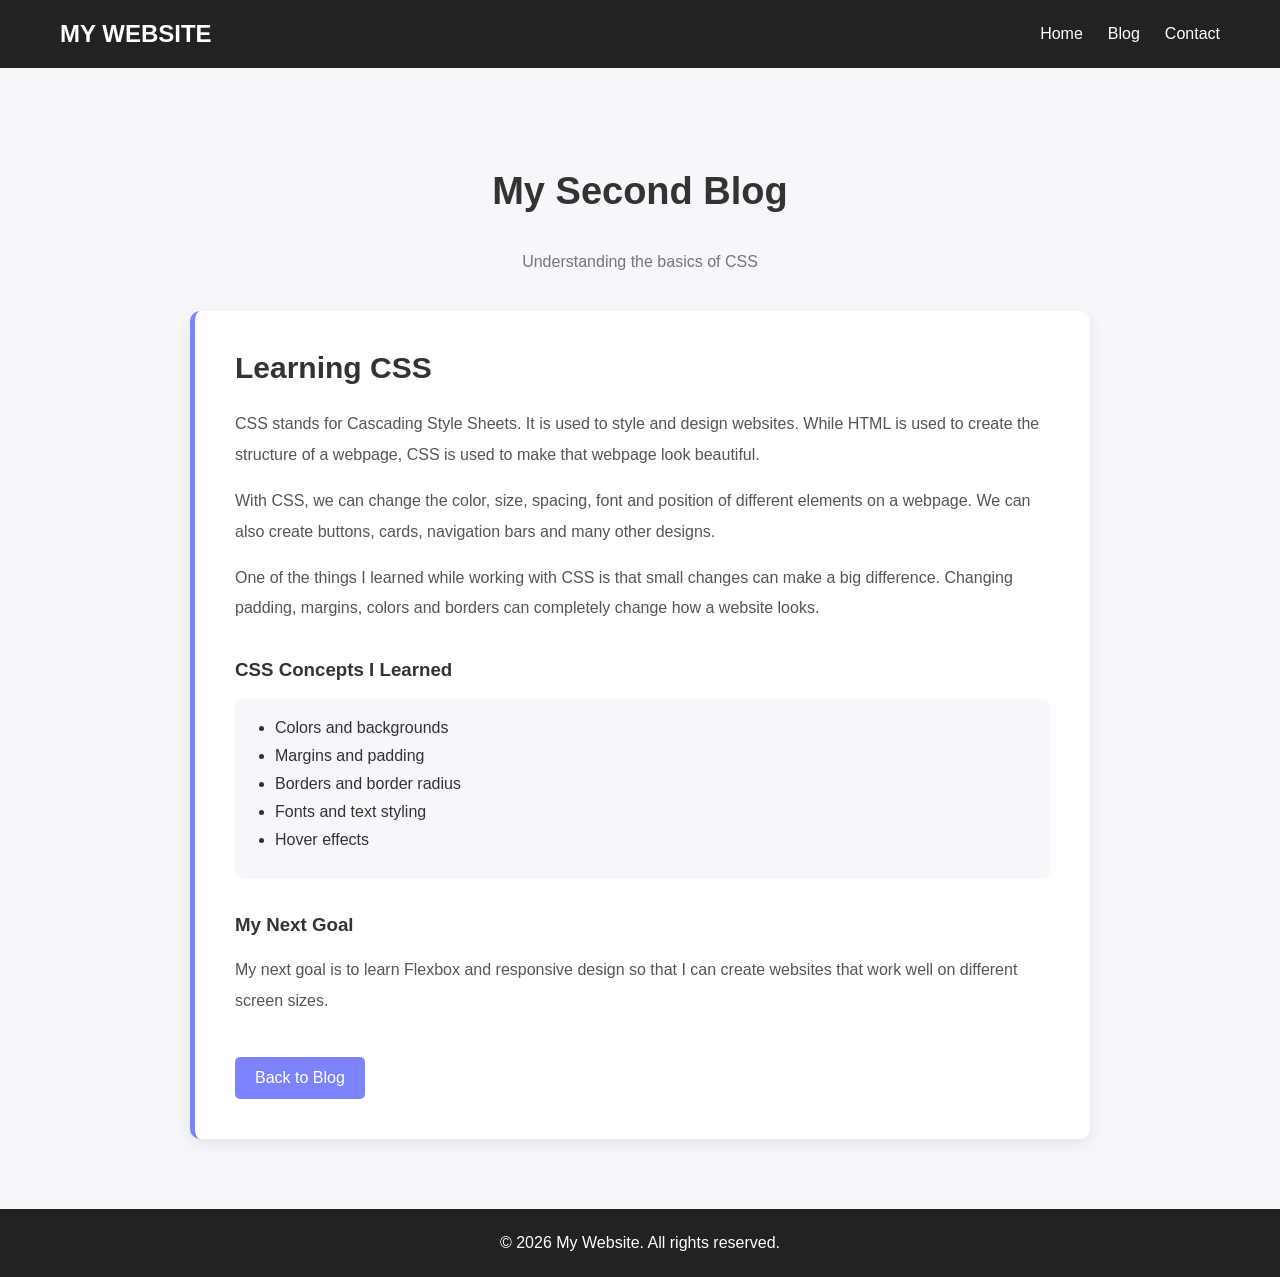
<file: Day 2/blog-2.html>
<!DOCTYPE html>
<html lang="en">

<head>
    <meta charset="UTF-8">

    <meta name="viewport" content="width=device-width, initial-scale=1.0">

    <title>Learning CSS</title>

    <link rel="stylesheet" href="style.css">
</head>

<body>

    <header>

        <h2>MY WEBSITE</h2>

        <nav>
            <a href="./index.html">Home</a>
            <a href="./blog.html">Blog</a>
            <a href="./contact.html">Contact</a>
        </nav>

    </header>


    <section id="blog">

        <div class="container">

            <h1>My Second Blog</h1>

            <p class="subtitle">
                Understanding the basics of CSS
            </p>


            <div id="blog-1">

                <h2>Learning CSS</h2>

                <p>
                    CSS stands for Cascading Style Sheets.
                    It is used to style and design websites.
                    While HTML is used to create the structure
                    of a webpage, CSS is used to make that
                    webpage look beautiful.
                </p>


                <p>
                    With CSS, we can change the color, size,
                    spacing, font and position of different
                    elements on a webpage. We can also create
                    buttons, cards, navigation bars and many
                    other designs.
                </p>


                <p>
                    One of the things I learned while working
                    with CSS is that small changes can make a
                    big difference. Changing padding, margins,
                    colors and borders can completely change
                    how a website looks.
                </p>


                <h3>CSS Concepts I Learned</h3>

                <ul>
                    <li>Colors and backgrounds</li>
                    <li>Margins and padding</li>
                    <li>Borders and border radius</li>
                    <li>Fonts and text styling</li>
                    <li>Hover effects</li>
                </ul>


                <h3>My Next Goal</h3>

                <p>
                    My next goal is to learn Flexbox and
                    responsive design so that I can create
                    websites that work well on different
                    screen sizes.
                </p>


                <a class="back-button" href="./blog.html">
                    Back to Blog
                </a>

            </div>

        </div>

    </section>

    <footer>

        <p>
            © 2026 My Website. All rights reserved.
        </p>

    </footer>

</body>

</html>
</file>
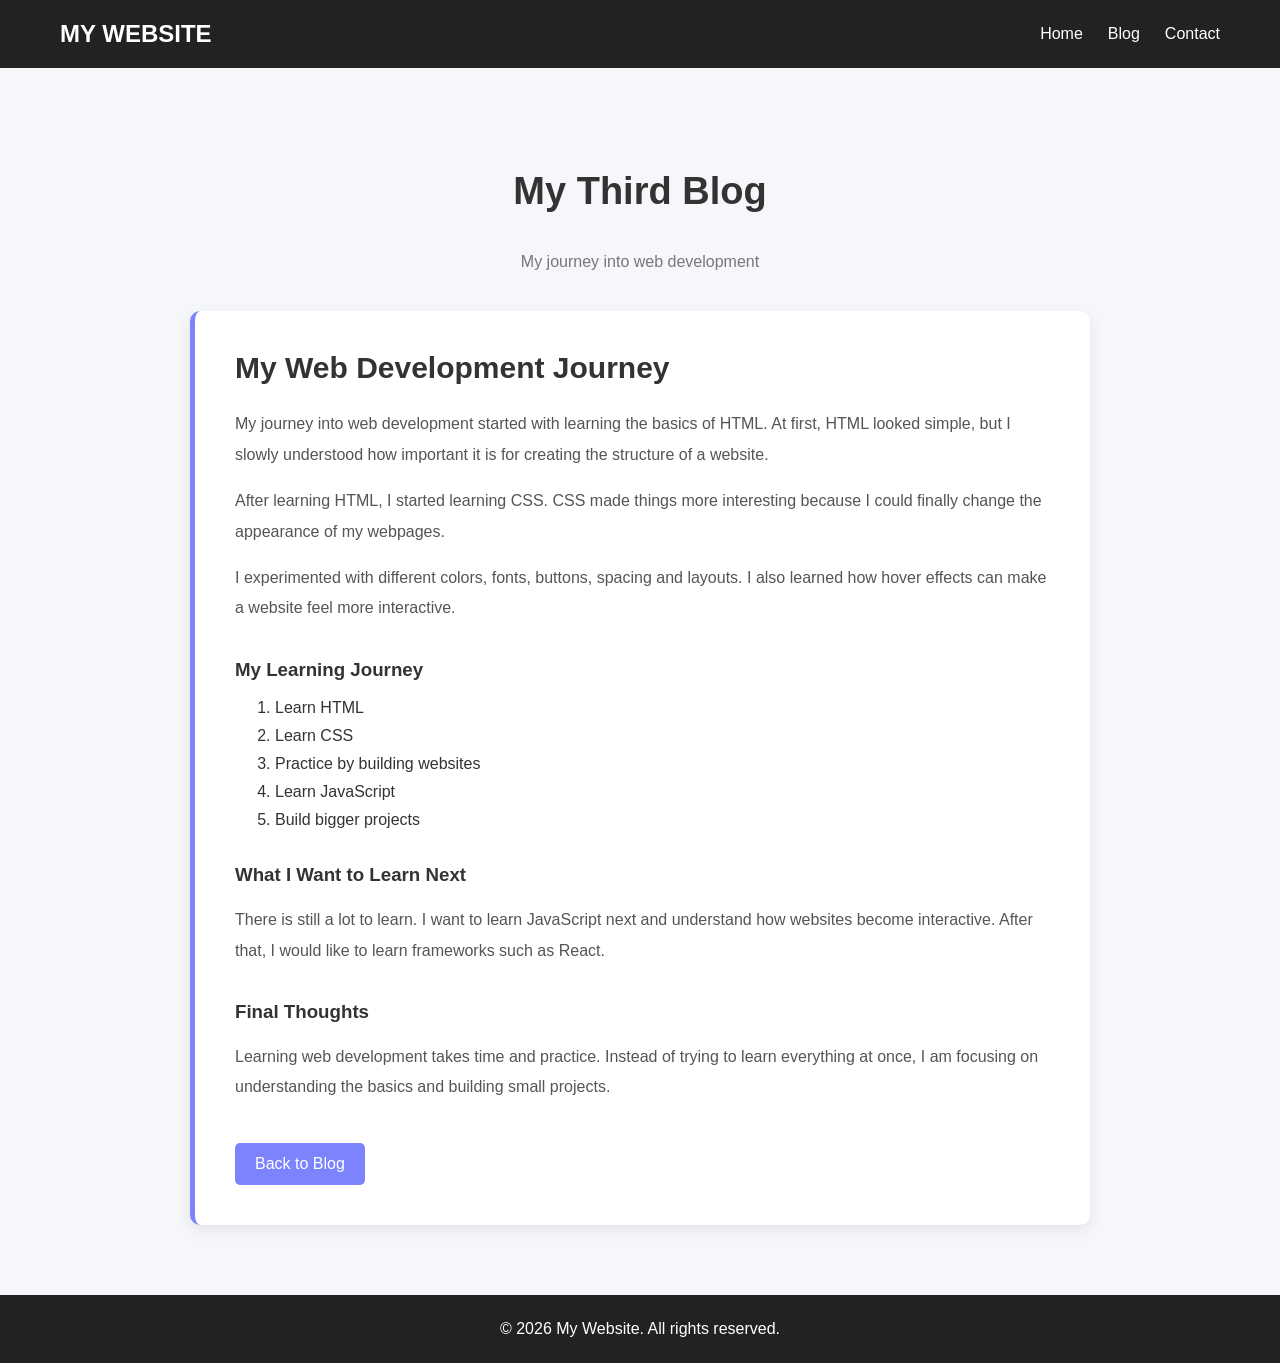
<file: Day 2/blog-3.html>
<!DOCTYPE html>
<html lang="en">

<head>
    <meta charset="UTF-8">

    <meta name="viewport" content="width=device-width, initial-scale=1.0">

    <title>My Web Development Journey</title>

    <link rel="stylesheet" href="style.css">
</head>

<body>


    <header>

        <h2>MY WEBSITE</h2>

        <nav>
            <a href="./index.html">Home</a>
            <a href="./blog.html">Blog</a>
            <a href="./contact.html">Contact</a>
        </nav>

    </header>


    <section id="blog">

        <div class="container">

            <h1>My Third Blog</h1>

            <p class="subtitle">
                My journey into web development
            </p>


            <div id="blog-1">

                <h2>My Web Development Journey</h2>

                <p>
                    My journey into web development started
                    with learning the basics of HTML. At first,
                    HTML looked simple, but I slowly understood
                    how important it is for creating the
                    structure of a website.
                </p>


                <p>
                    After learning HTML, I started learning CSS.
                    CSS made things more interesting because I
                    could finally change the appearance of my
                    webpages.
                </p>


                <p>
                    I experimented with different colors,
                    fonts, buttons, spacing and layouts. I also
                    learned how hover effects can make a website
                    feel more interactive.
                </p>


                <h3>My Learning Journey</h3>

                <ol>
                    <li>Learn HTML</li>
                    <li>Learn CSS</li>
                    <li>Practice by building websites</li>
                    <li>Learn JavaScript</li>
                    <li>Build bigger projects</li>
                </ol>


                <h3>What I Want to Learn Next</h3>

                <p>
                    There is still a lot to learn. I want to
                    learn JavaScript next and understand how
                    websites become interactive. After that,
                    I would like to learn frameworks such as
                    React.
                </p>


                <h3>Final Thoughts</h3>

                <p>
                    Learning web development takes time and
                    practice. Instead of trying to learn
                    everything at once, I am focusing on
                    understanding the basics and building
                    small projects.
                </p>


                <a class="back-button" href="./blog.html">
                    Back to Blog
                </a>

            </div>

        </div>

    </section>


    <footer>

        <p>
            © 2026 My Website. All rights reserved.
        </p>

    </footer>

</body>

</html>
</file>
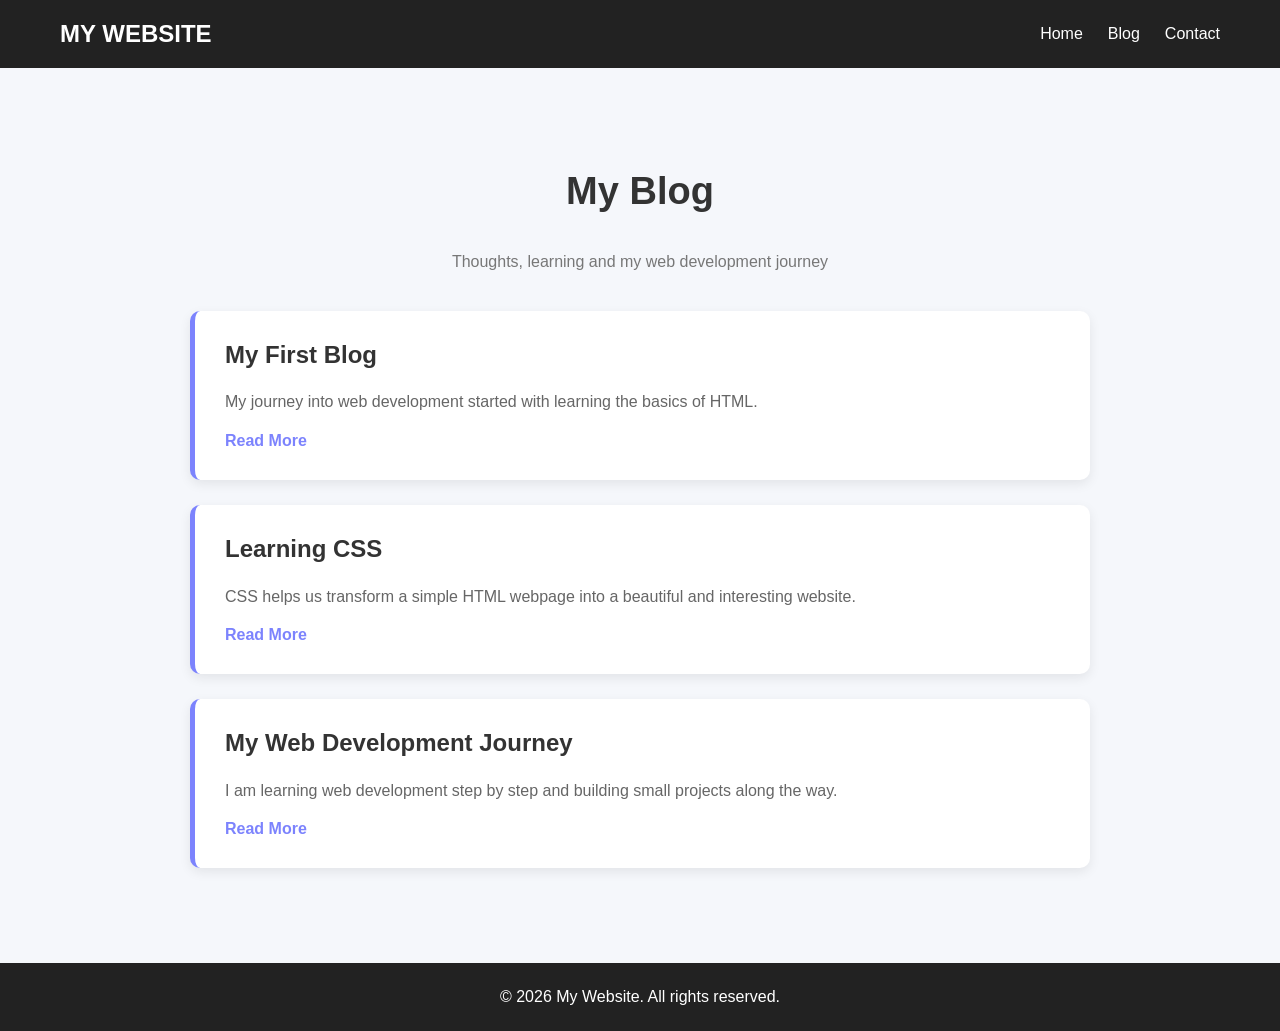
<file: Day 2/blog.html>
<!DOCTYPE html>
<html lang="en">

<head>

    <meta charset="UTF-8">

    <meta name="viewport" content="width=device-width, initial-scale=1.0">

    <title>My Blog</title>

    <link rel="stylesheet" href="style.css">

</head>

<body>


    <header>

        <h2>MY WEBSITE</h2>

        <nav>

            <a href="./index.html">Home</a>

            <a href="./blog.html">Blog</a>

            <a href="./contact.html">Contact</a>

        </nav>

    </header>



    <section id="blog">

        <div class="container">

            <h1>My Blog</h1>

            <p class="subtitle">
                Thoughts, learning and my web development journey
            </p>


            <div class="blog-post">

                <h2>My First Blog</h2>

                <p>
                    My journey into web development started
                    with learning the basics of HTML.
                </p>

                <a href="./blog-1.html">
                    Read More 
                </a>

            </div>




            <div class="blog-post">

                <h2>Learning CSS</h2>

                <p>
                    CSS helps us transform a simple HTML
                    webpage into a beautiful and interesting
                    website.
                </p>

                <a href="./blog-2.html">
                    Read More 
                </a>

            </div>


            <div class="blog-post">

                <h2>My Web Development Journey</h2>

                <p>
                    I am learning web development step by
                    step and building small projects along
                    the way.
                </p>

                <a href="./blog-3.html">
                    Read More 
                </a>

            </div>

        </div>

    </section>


    <footer>

        <p>
            © 2026 My Website. All rights reserved.
        </p>

    </footer>


</body>

</html>
</file>
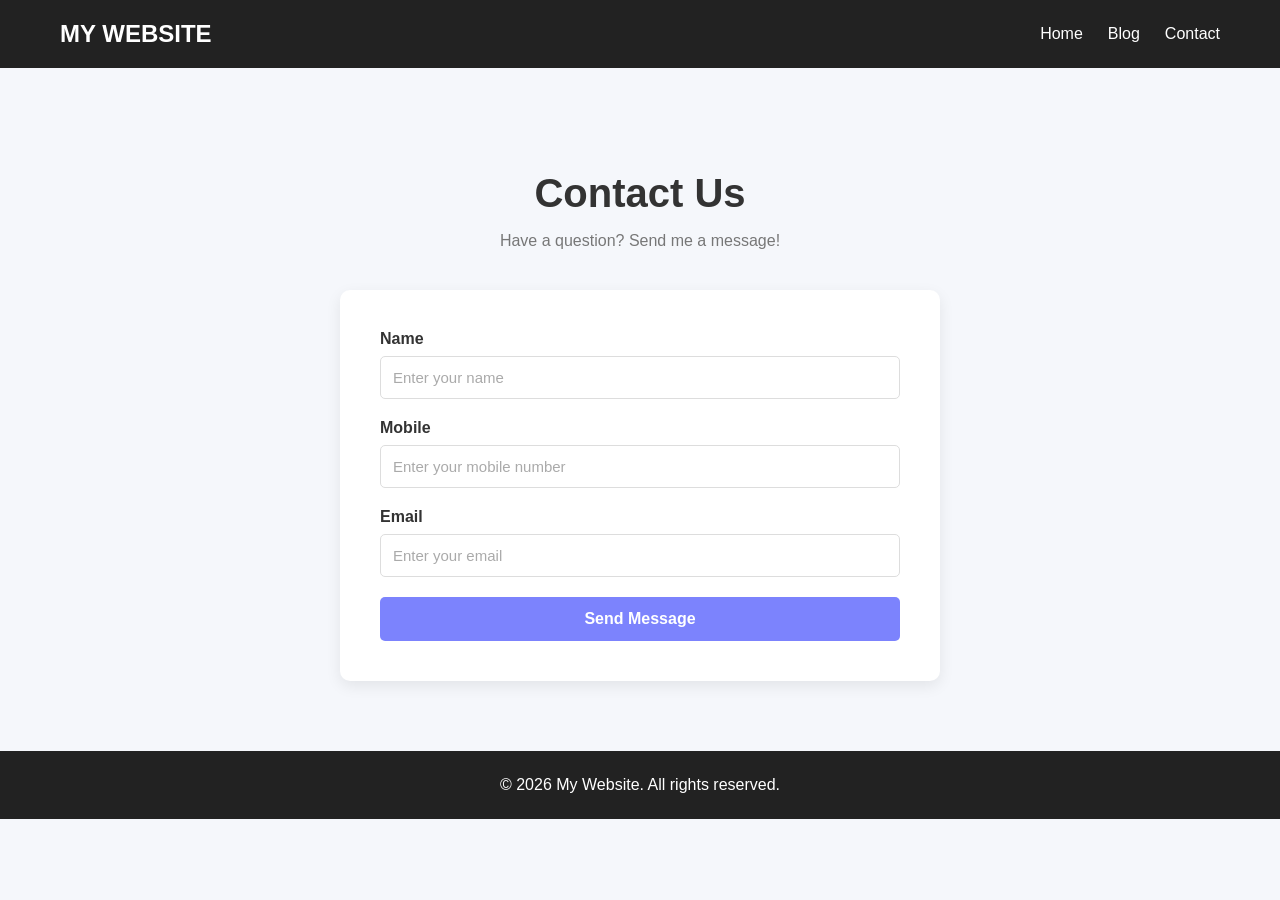
<file: Day 2/contact.html>
<!DOCTYPE html>
<html lang="en">

<head>

    <meta charset="UTF-8">

    <meta name="viewport" content="width=device-width, initial-scale=1.0">

    <title>Contact Us</title>

    <link rel="stylesheet" href="style.css">

</head>

<body>


    <header>

        <h2>MY WEBSITE</h2>

        <nav>

            <a href="./index.html">Home</a>

            <a href="./blog.html">Blog</a>

            <a href="./contact.html">Contact</a>

        </nav>

    </header>


    <section id="contact">

        <div class="container">

            <h1>Contact Us</h1>

            <p class="subtitle">
                Have a question? Send me a message!
            </p>


            <form>

                <div class="form-group">

                    <label for="name">
                        Name
                    </label>

                    <input
                        type="text"
                        id="name"
                        placeholder="Enter your name"
                        required
                    >

                </div>


                <div class="form-group">

                    <label for="mobile">
                        Mobile
                    </label>

                    <input
                        type="tel"
                        id="mobile"
                        placeholder="Enter your mobile number"
                        required
                    >

                </div>


                <div class="form-group">

                    <label for="email">
                        Email
                    </label>

                    <input
                        type="email"
                        id="email"
                        placeholder="Enter your email"
                        required
                    >

                </div>

                <button type="submit">
                    Send Message
                </button>


            </form>

        </div>

    </section>


    <footer>

        <p>
            © 2026 My Website. All rights reserved.
        </p>

    </footer>


</body>

</html>
</file>
<file: Day 2/style.css>
* {
    box-sizing: border-box;
}

body {
    margin: 0;
    font-family: Arial, sans-serif;
    background-color: #f5f7fb;
    color: #333;
}

header {
    background-color: #222;
    color: white;
    padding: 20px 60px;

    display: flex;
    justify-content: space-between;
    align-items: center;
}

header h2 {
    margin: 0;
}

nav {
    display: flex;
    gap: 25px;
}

nav a {
    color: white;
    text-decoration: none;
}

nav a:hover {
    color: #7c83fd;
}

#banner {
    background-color: #7c83fd;
    color: white;
    text-align: center;
    padding: 100px 20px;
}

#banner h1 {
    font-size: 45px;
    margin-bottom: 20px;
}

#banner p {
    max-width: 600px;
    margin: 0 auto 30px;
    line-height: 1.6;
}

.button {
    display: inline-block;
    background-color: white;
    color: #7c83fd;
    padding: 12px 25px;
    text-decoration: none;
    border-radius: 5px;
}

.button:hover {
    background-color: #222;
    color: white;
}

#blog {
    padding: 70px 60px;
}

#blog > h1,
.container > h1 {
    text-align: center;
    font-size: 38px;
    margin-bottom: 40px;
}

.blog-container {
    display: flex;
    gap: 25px;
    max-width: 1100px;
    margin: 0 auto;
}

.blog-card {
    background-color: white;
    padding: 30px;

    border-radius: 10px;
    border-top: 4px solid #7c83fd;

    flex: 1;

    box-shadow: 0 4px 12px rgba(0, 0, 0, 0.08);
}


.blog-card:hover {
    transform: translateY(-5px);
}

.blog-card h3 {
    margin-top: 0;
}

.blog-card p {
    line-height: 1.7;
    color: #666;
}

.blog-card a {
    color: #7c83fd;
    text-decoration: none;
    font-weight: bold;
}

.blog-card a:hover {
    text-decoration: underline;
}

#show-user {
    background-color: white;
    padding: 70px 60px;
}

#show-user h1 {
    text-align: center;
    font-size: 36px;
    margin-bottom: 40px;
}

#show-user h3 {
    max-width: 900px;
    margin: 30px auto 15px;
}

#show-user ul,
#show-user ol {
    max-width: 900px;
    margin: 0 auto 25px;
    padding: 20px 40px;

    background-color: #f5f7fb;
    border-radius: 8px;
}

#show-user li {
    margin-bottom: 10px;
}

#show-user ul {
    list-style-type: square;
}

#show-user ol {
    list-style-type: decimal;
}

.details {
    padding: 70px 60px;
}

.details h1 {
    text-align: center;
    font-size: 36px;
    margin-bottom: 30px;
}

table {
    width: 100%;
    max-width: 900px;
    margin: 0 auto;

    border-collapse: collapse;
    background-color: white;
}

th,
td {
    padding: 15px;
    border: 1px solid #ddd;
    text-align: left;
}

th {
    background-color: #7c83fd;
    color: white;
}

tr:hover {
    background-color: #f0f1ff;
}

.container {
    max-width: 900px;
    margin: 0 auto;
}

.subtitle {
    text-align: center;
    color: #777;
    margin-bottom: 40px;
}

.blog-post {
    background-color: white;
    padding: 30px;
    margin-bottom: 25px;

    border-left: 5px solid #7c83fd;
    border-radius: 10px;

    box-shadow: 0 4px 12px rgba(0, 0, 0, 0.08);
}

.blog-post:hover {
    transform: translateY(-5px);
}

.blog-post h2 {
    margin-top: 0;
}

.blog-post p {
    color: #666;
    line-height: 1.7;
}

.blog-post a {
    color: #7c83fd;
    text-decoration: none;
    font-weight: bold;
}

.blog-post a:hover {
    text-decoration: underline;
}

#blog-1 {
    background-color: white;
    padding: 40px;

    border-left: 5px solid #7c83fd;
    border-radius: 10px;

    box-shadow: 0 5px 15px rgba(0, 0, 0, 0.08);
}

#blog-1 h2 {
    margin-top: 0;
    font-size: 30px;
}

#blog-1 p {
    color: #555;
    line-height: 1.9;
}

#blog-1 h3 {
    margin-top: 35px;
}

#blog-1 ul {
    background-color: #f5f7fb;
    padding: 20px 40px;
    border-radius: 8px;
}

#blog-1 li {
    margin-bottom: 10px;
}

.back-button {
    display: inline-block;

    margin-top: 25px;
    padding: 12px 20px;

    background-color: #7c83fd;
    color: white;

    text-decoration: none;
    border-radius: 5px;
}

.back-button:hover {
    background-color: #5c63d8;
}

#contact {
    padding: 70px 20px;
}

#contact h1 {
    text-align: center;
    font-size: 40px;
    margin-bottom: 10px;
}

#contact form {
    background-color: white;

    max-width: 600px;
    margin: 0 auto;

    padding: 40px;

    border-radius: 10px;

    box-shadow: 0 5px 15px rgba(0, 0, 0, 0.08);
}

.form-group {
    margin-bottom: 20px;
}

.form-group label {
    display: block;
    margin-bottom: 8px;

    font-weight: bold;
}

.form-group input {
    width: 100%;
    padding: 12px;

    border: 1px solid #ddd;
    border-radius: 5px;

    font-size: 15px;
}

.form-group input:focus {
    outline: none;
    border-color: #7c83fd;
}

.form-group input::placeholder {
    color: #aaa;
}

#contact button {
    width: 100%;

    background-color: #7c83fd;
    color: white;

    border: none;
    padding: 13px;

    border-radius: 5px;

    font-size: 16px;
    font-weight: bold;

    cursor: pointer;
}

#contact button:hover {
    background-color: #5c63d8;
}

footer {
    background-color: #222;
    color: white;

    text-align: center;

    padding: 25px;
}

footer p {
    margin: 0;
}
</file>
<file: Day 3/style.css>
/* Reset */
* {
    margin: 0;
    padding: 0;
    box-sizing: border-box;
}

body {
    font-family: 'Inter', Arial, sans-serif;
    background-color: #ffffff;
    color: #000000;
    -webkit-font-smoothing: antialiased;
}

main {
    max-width: 1060px;
    margin: 0 auto;
    padding: 0 24px;
}

/* Header */
.header {
    border-bottom: 1px solid #e0e0e0;
}

.header-wrapper {
    height: 85px;
    display: flex;
    align-items: center;
    justify-content: space-between;
}

.logo-link {
    display: flex;
    align-items: center;
    text-decoration: none;
}

.logo {
    height: 32px;
    width: auto;
    display: block;
}

.nav-menu {
    display: flex;
    align-items: center;
    gap: 36px;
}

.nav-menu a {
    text-decoration: none;
    color: #111111;
    font-size: 13px;
    font-weight: 500;
    transition: color 0.2s ease;
}

.nav-menu a:hover {
    color: #2E40A0;
}

/* Buttons */
.btn {
    border: none;
    background-color: #2E40A0;
    color: #ffffff;
    font-family: 'Inter', Arial, sans-serif;
    font-weight: 500;
    cursor: pointer;
    border-radius: 9999px;
    transition: background-color 0.2s ease, transform 0.15s ease, box-shadow 0.2s ease;
}

.btn:hover {
    background-color: #243382;
    transform: translateY(-1px);
    box-shadow: 0 4px 14px rgba(46, 64, 160, 0.25);
}

.btn:active {
    transform: translateY(0);
}

.btn-header {
    padding: 10px 24px;
    font-size: 14px;
}

.btn-banner {
    padding: 12px 28px;
    font-size: 15px;
}

/* Banner Section */
.banner {
    text-align: center;
    margin-top: 70px;
    margin-bottom: 50px;
}

.heading {
    font-size: 46px;
    font-weight: 800;
    letter-spacing: -0.6px;
    color: #000000;
    margin-bottom: 22px;
}

.para {
    font-size: 14.5px;
    font-weight: 700;
    line-height: 1.55;
    color: #000000;
    margin-bottom: 32px;
}

/* Images Grid Section */
.images {
    margin-bottom: 50px;
}

.images-wrapper {
    display: grid;
    grid-template-columns: repeat(3, 1fr);
    gap: 20px;
}

.image-card {
    overflow: hidden;
    border-radius: 2px;
}

.image-card img {
    width: 100%;
    height: auto;
    display: block;
    transition: transform 0.25s ease;
}

.image-card:hover img {
    transform: scale(1.02);
}

/* Footer */
footer {
    text-align: center;
    padding: 30px 0 60px;
}

footer p {
    font-size: 16px;
    font-weight: 500;
    color: #000000;
}

/* Responsive Design */
@media (max-width: 840px) {
    .images-wrapper {
        grid-template-columns: repeat(2, 1fr);
        gap: 16px;
    }

    .heading {
        font-size: 36px;
    }
}

@media (max-width: 620px) {
    .header-wrapper {
        height: auto;
        padding: 18px 0;
        flex-direction: column;
        gap: 16px;
    }

    .nav-menu {
        gap: 20px;
    }

    .images-wrapper {
        grid-template-columns: 1fr;
    }

    .heading {
        font-size: 28px;
    }

    .para br {
        display: none;
    }
}
</file>
<file: Day 5/style.css>
@import url('https://fonts.googleapis.com/css2?family=Poppins:ital,wght@0,100;0,200;0,300;0,400;0,500;0,600;0,700;0,800;0,900;1,100;1,200;1,300;1,400;1,500;1,600;1,700;1,800;1,900&display=swap');

/* ===== General ===== */
body{
    font-family: Poppins, sans-serif;
}

.container{
    max-width: 1140px;
    margin: 0 auto;
}

.pri-color{
    color: #651FFF;
}

.yellow-color{
    color: #FFEB3B;
}

.blue-color{
    color: #00E5FF;
}

.green-color{
    color: #34D399;
}

a {
    text-decoration: none;
}

/* Make the Bootstrap blue button purple */
.btn-primary{
    background-color: #651FFF;
    border-color: #651FFF;
}

.btn-primary:hover{
    background-color: #5214d6;
    border-color: #5214d6;
}

/* ===== Banner ===== */
.banner{
    font-family: Poppins, sans-serif;
    padding:100px 0;
    background-color: #EBE5FA;
}

.banner h1{
    font-size: 56px;
    font-weight: 700;
    margin-bottom: 12px;
}

.main{
    padding: 100px 0;
}

.banner p{
    font-size: 20px;
    font-weight: 400;
    margin-bottom: 42px;
    color: #5C5F6E;
    line-height: 28px;
}

/* ===== Lightning ===== */
.lightning{
    font-family: Poppins, sans-serif;
    padding:100px 0;
}

.lightning-wrapper h1{
    font-size: 48px;
    font-weight: 700;
    margin-bottom: 12px;
}

.lightning-wrapper p{
    font-size: 18px;
    font-weight: 400;
    margin-bottom: 42px;
    color: #838696;
    line-height: 28px;
}

.lightning-content > div > div > div{
    padding: 45px 45px;
    border-radius: 24px;
    color:#EBE5FA;
    background-color: #651FFF;
    height: 100%;
}

.lightning-content h3{
    font-family: Poppins, sans-serif;
    font-weight: 700;
    font-size: 28px;
}

.lightning-content p{
    font-family: Poppins, sans-serif;
    font-weight: 400;
    font-size: 16px;
    color:#ECECFE;
}

.lightning-content a{
    font-family: Poppins, sans-serif;
    font-weight: 700;
    font-size: 16px;
    color:#ECECFE;
    margin-top: 12px;
}

/* ===== Productivity ===== */
.productivity{
    font-family: Poppins, sans-serif;
    padding:100px 0 50px;
}

.productivity-wrapper h1{
    font-size: 48px;
    font-weight: 700;
    margin-bottom: 12px;
}

.productivity-content h3{
    font-family: Poppins, sans-serif;
    font-weight: 700;
    font-size: 28px;
    color: #651FFF;
}

.productivity-content p{
    font-family: Poppins, sans-serif;
    font-weight: 400;
    font-size: 16px;
    color:#838696;
}

.productivity-content > div > div:nth-child(1) > div{
    border-radius: 24px;
    background-color: #FFF7ED;
}

.productivity-content > div > div:nth-child(2) > div{
    border-radius: 24px;
    background-color: #E0F7FA;
}

/* ===== Team ===== */
.team{
    padding: 0 0 100px;
}

.team-wrapper{
    padding: 50px 50px;
    background-color: #ECECFE;
    border-radius: 24px;
}

.team h3{
    font-family: Poppins, sans-serif;
    font-weight: 700;
    font-size: 42px;
    color: #0B0D0E;
    line-height: 56px;
}

.team p{
    font-family: Poppins, sans-serif;
    font-weight: 400;
    font-size: 18px;
    color: #838696;
    line-height: 32px;
}

/* ===== Storage ===== */
.storage{
    padding: 50px 0 100px;
}

.storage-wrapper h1{
    font-size: 48px;
    font-weight: 700;
    line-height: 60px;
}

.storage p{
    font-size: 16px;
    color: #838696;
    line-height: 28px;
}

.storage h6{
    font-size: 18px;
    font-weight: 700;
}

.storage a{
    font-weight: 600;
    text-decoration: none;
}

.storage-card{
    display: flex;
    gap: 20px;
    padding: 24px;
    border-radius: 16px;
    background-color: #F6F6FB;
}

.storage-card h5{
    font-weight: 700;
}

.storage-card p{
    margin-bottom: 0;
    font-size: 14px;
    line-height: 22px;
}

/* ===== Pricing ===== */
.pricing{
    padding: 100px 0;
    background-color: #00E5FF;
}

.pricing-wrapper h1{
    font-size: 56px;
    font-weight: 700;
    color: #FFFFFF;
}

.pricing-wrapper p{
    font-size: 18px;
    color: #FFFFFF;
}

.pricing-storage{
    padding: 50px;
    background-color: #FFFFFF;
    border-radius: 24px 0 0 24px;
    height: 100%;
}

.pricing-storage h1{
    font-size: 64px;
    font-weight: 700;
}

.pricing-storage p{
    font-size: 14px;
    color: #838696;
}

.pricing-transfer{
    padding: 50px;
    background-color: #651FFF;
    color: #FFFFFF;
    border-radius: 0 24px 24px 0;
    height: 100%;
}

.pricing-transfer p{
    font-size: 14px;
    color: #ECECFE;
}


.pricing-tag-1{
    padding: 4px 14px;
    color: #8C5CFF;
    background-color: #ECECFE;
    border-radius: 12px;
    font-size: 12px;
    font-weight: 600;
}

.pricing-tag-2{
    padding: 4px 14px;
    color: #22D3EE;
    background-color: #E0F7FA;
    border-radius: 12px;
    font-size: 12px;
    font-weight: 600;
}

.pricing-transfer small{
    font-size: 16px;
    font-weight: 400;
}

/* ===== How it works ===== */
.works{
    padding: 100px 0;
}

.works-wrapper h1{
    font-size: 48px;
    font-weight: 700;
}

.works p{
    font-size: 16px;
    color: #838696;
    line-height: 28px;
}

.works h4{
    font-weight: 700;
}


.works-step{
    position: relative;
}

.works-icon{
    width: 110px;
    height: 110px;
}

.works-line-img{
    position: absolute;
    top: 55px;
    left: 68%;    /* start a little after the icon */
    width: 64%;   /* stop a little before the next icon */
    height: auto;
}

/* Vertical dashed line under steps 1 and 2 (small screens only) */
.works-line::after{
    content: "";
    display: block;
    width: 0;
    height: 80px;
    margin: 30px auto 0;
    border-left: 2px dashed #5C5F6E;
}

@media (min-width: 992px){
    .works-line::after{
        display: none;
    }
}

/* ===== Ready to get started ===== */
.started{
    padding: 0 0 100px;
}

.started-wrapper h2{
    font-size: 36px;
    font-weight: 700;
}

.started-wrapper p{
    color: #838696;
}

.started-card{
    padding: 45px;
    border-radius: 24px;
    height: 100%;
}

.started-card-purple{
    background-color: #651FFF;
    color: #ECECFE;
}

.started-card-light{
    background-color: #ECECFE;
}

.started-card h3{
    font-weight: 700;
}

.started-card-light p{
    color: #5C5F6E;
}

/* ===== Footer ===== */
.footer{
    padding: 80px 0 30px;
    background-color: #0F1033;
    color: #FFFFFF;
}

.footer h6{
    font-weight: 700;
    margin-bottom: 20px;
}

.footer p{
    font-size: 14px;
    line-height: 24px;
    color: #B8B8CC;
}

.footer a{
    font-size: 14px;
    color: #B8B8CC;
    text-decoration: none;
}

.footer a:hover{
    color: #FFFFFF;
}

.footer li{
    margin-bottom: 10px;
}

.footer-bottom{
    margin-top: 60px;
    padding-top: 30px;
    border-top: 1px solid #1A284E;
}

/* ===== Mobile ===== */
@media (max-width: 768px){
    .banner h1,
    .lightning-wrapper h1,
    .productivity-wrapper h1,
    .storage-wrapper h1,
    .works-wrapper h1{
        font-size: 32px;
        line-height: 40px;
    }

    .pricing-wrapper h1{
        font-size: 36px;
    }

    .team h3{
        font-size: 28px;
        line-height: 38px;
    }

    .team-wrapper,
    .pricing-storage,
    .pricing-transfer,
    .started-card{
        padding: 30px;
    }

    .pricing-storage,
    .pricing-transfer{
        border-radius: 24px;
        margin-bottom: 20px;
    }
}
</file>
